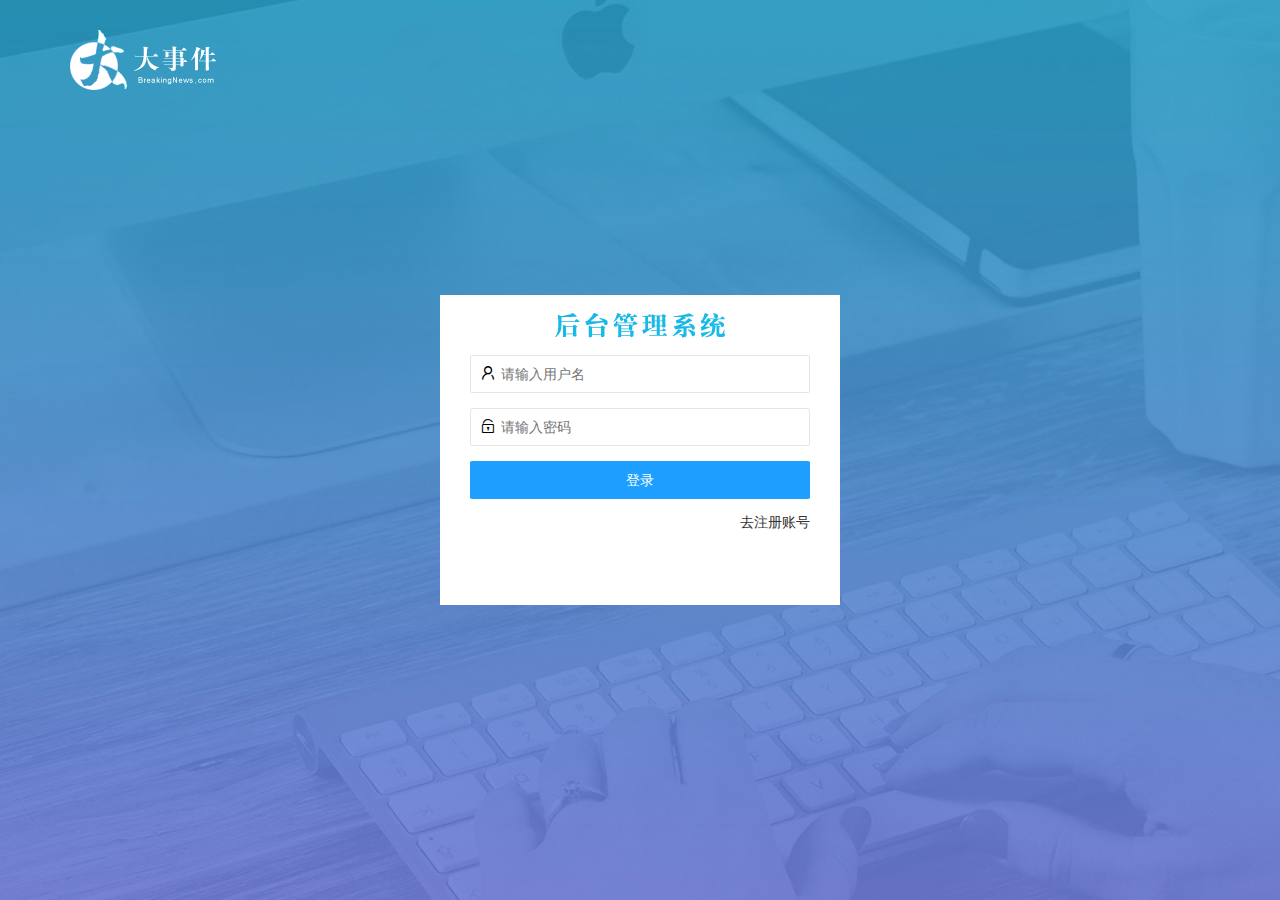
<file: home/index.html>
<!DOCTYPE html>
<html>
  <head>
    <meta charset="utf-8" />
    <meta
      name="viewport"
      content="width=device-width, initial-scale=1, maximum-scale=1"
    />
    <title>大事件-后台首页</title>
    <script>
      if (!localStorage.getItem('token')) {
        location.href = '/home/login.html'
      }
    </script>
    <link rel="stylesheet" href="/assets/lib/layui/css/layui.css" />
    <link rel="stylesheet" href="/assets/fonts/iconfont.css" />
    <link rel="stylesheet" href="/assets/css/index.css" />
  </head>
  <body class="layui-layout-body">
    <div class="layui-layout layui-layout-admin">
      <div class="layui-header">
        <div class="layui-logo">
          <img src="/assets/images/logo.png" alt="" />
        </div>
        <!-- 头部区域（可配合layui已有的水平导航） -->
        <ul class="layui-nav layui-layout-right">
          <li class="layui-nav-item">
            <a href="javascript:;">
              <img src="http://t.cn/RCzsdCq" class="layui-nav-img" />
              <!-- 文字头像 -->
              <span class="text_avataar">A</span>
              个人中心
            </a>
            <dl class="layui-nav-child">
              <dd><a href="/user/user_info.html" target="box">基本资料</a></dd>
              <dd>
                <a href="/user/user.avatar.html" target="box">更换头像</a>
              </dd>
              <dd><a href="/user/user_pwd.html" target="box">重置密码</a></dd>
            </dl>
          </li>
          <li class="layui-nav-item">
            <a href="javascript:;" id="logoutBtn"
              ><span class="iconfont icon-tuichu"></span>退出</a
            >
          </li>
        </ul>
      </div>

      <div class="layui-side layui-bg-black">
        <div class="layui-side-scroll">
          <!-- 左侧导航区域（可配合layui已有的垂直导航） -->
          <div class="userinfo">
            <img src="http://t.cn/RCzsdCq" class="layui-nav-img" />
            <!-- 文字头像 -->
            <span class="text_avataar">A</span>
            <!-- 欢迎词 -->
            <span id="welcome">欢迎 abc</span>
          </div>
          <ul
            class="layui-nav layui-nav-tree"
            lay-filter="test"
            lay-shrink="all"
          >
            <li class="layui-nav-item layui-this">
              <a href="/home/dashboard.html" target="box"
                ><span class="iconfont icon-home"></span>首页</a
              >
            </li>
            <li class="layui-nav-item">
              <a class="" href="javascript:;"
                ><span class="iconfont icon-16"></span>文章管理</a
              >
              <dl class="layui-nav-child">
                <dd>
                  <a href="/article/art_cate.html" target="box"
                    ><i class="layui-icon layui-icon-app"></i> 文章类别</a
                  >
                </dd>
                <dd>
                  <a href="/article/art_list.html" target="box"
                    ><i class="layui-icon layui-icon-app"></i> 文章列表</a
                  >
                </dd>
                <dd>
                  <a href="/article/art_pub.html" target="box"
                    ><i class="layui-icon layui-icon-app"></i> 发布文章</a
                  >
                </dd>
              </dl>
            </li>
            <li class="layui-nav-item">
              <a href="javascript:;"
                ><span class="iconfont icon-user"></span>个人中心</a
              >
              <dl class="layui-nav-child">
                <dd>
                  <a href="/user/user_info.html" target="box"
                    ><i class="layui-icon layui-icon-app"></i> 基本资料</a
                  >
                </dd>
                <dd>
                  <a href="/user/user.avatar.html" target="box"
                    ><i class="layui-icon layui-icon-app"></i> 更换头像</a
                  >
                </dd>
                <dd>
                  <a href="/user/user_pwd.html" target="box"
                    ><i class="layui-icon layui-icon-app"></i> 重置密码</a
                  >
                </dd>
              </dl>
            </li>
          </ul>
        </div>
      </div>

      <div class="layui-body">
        <!-- 内容主体区域 -->
        <iframe src="/home/dashboard.html" frameborder="0" name="box"></iframe>
      </div>

      <div class="layui-footer">
        <!-- 底部固定区域 -->
        © www.itheima.com - 黑马程序员
      </div>
    </div>
    <script src="/assets/lib/layui/layui.all.js"></script>
    <script src="/assets/lib/axios.min.js"></script>
    <script src="/assets/lib/jquery.js"></script>
    <script src="/assets/js/ajaxBase.js"></script>
    <script src="/assets/js/index.js"></script>
  </body>
</html>
</file>
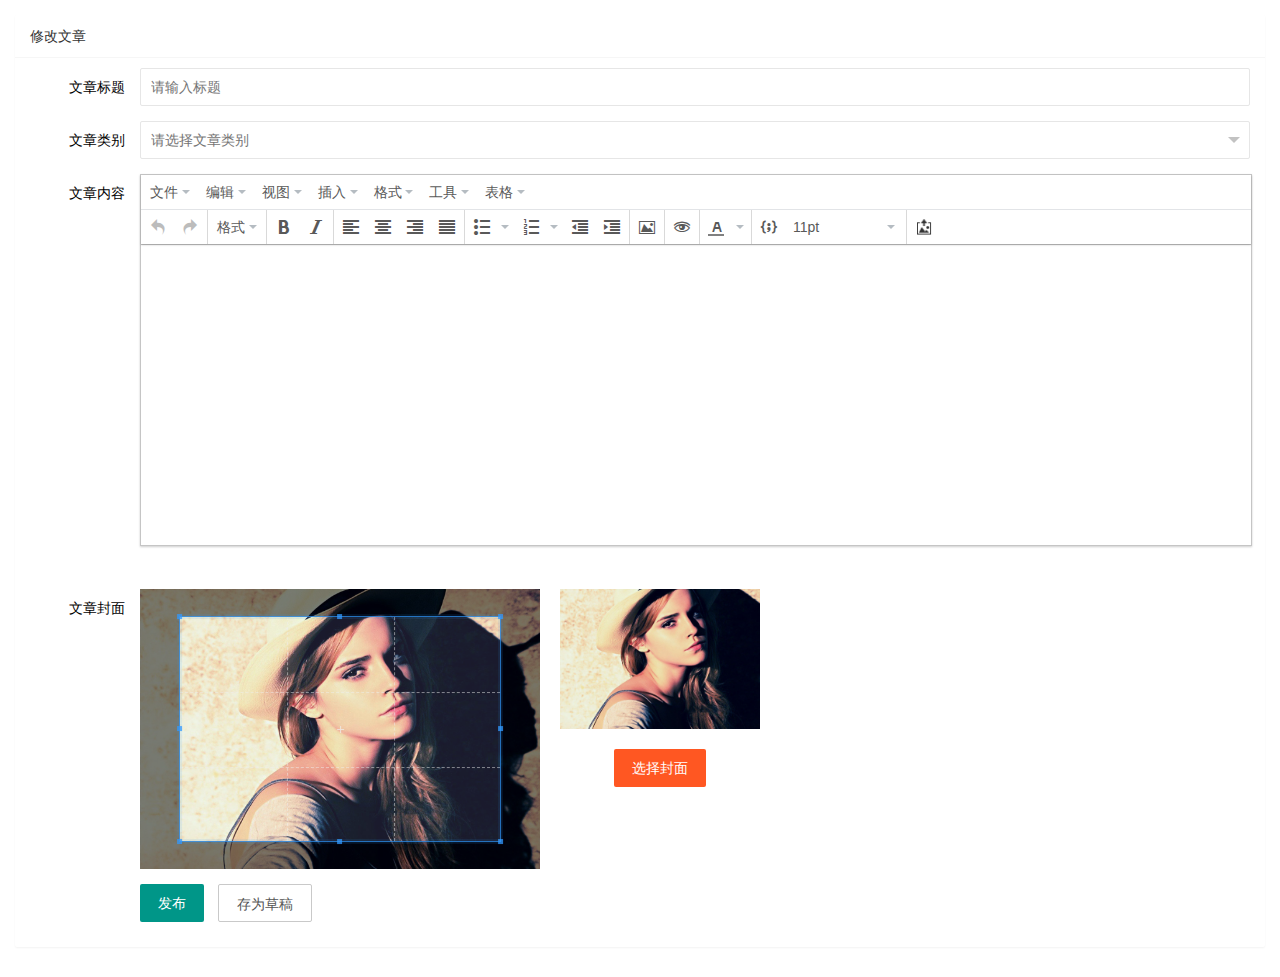
<file: article/art_edit.html>
<!DOCTYPE html>
<html lang="en">
  <head>
    <meta charset="UTF-8" />
    <meta name="viewport" content="width=device-width, initial-scale=1.0" />
    <title>Document</title>
    <link rel="stylesheet" href="/assets/lib/layui/css/layui.css" />
    <link rel="stylesheet" href="/assets/lib/cropper/cropper.css" />
    <link rel="stylesheet" href="/assets/css/article/art_edit.css" />
  </head>
  <body>
    <div class="layui-card">
      <div class="layui-card-header">修改文章</div>
      <div class="layui-card-body">
        <form class="layui-form" action="" id="addArticle">
          <div class="layui-form-item">
            <label class="layui-form-label">文章标题</label>
            <div class="layui-input-block">
              <input
                type="text"
                name="title"
                required
                lay-verify="required"
                placeholder="请输入标题"
                autocomplete="off"
                class="layui-input"
              />
            </div>
          </div>
          <div class="layui-form-item">
            <label class="layui-form-label">文章类别</label>
            <div class="layui-input-block">
              <select id="cateSelect" name="cate_id" lay-verify="required">
                <option value="">请选择文章类别</option>
              </select>
            </div>
          </div>

          <!-- 富文本编辑器 -->
          <div class="layui-form-item">
            <!-- 左侧的 label -->
            <label class="layui-form-label">文章内容</label>
            <!-- 为富文本编辑器外部的容器设置高度 -->
            <div class="layui-input-block" style="height: 400px">
              <!-- 重要：将来这个 textarea 会被初始化为富文本编辑器 -->
              <textarea name="content"></textarea>
            </div>
          </div>

          <!-- 封面 -->
          <div class="layui-form-item">
            <!-- 左侧的 label -->
            <label class="layui-form-label">文章封面</label>
            <!-- 选择封面区域 -->
            <div class="layui-input-block cover-box">
              <!-- 左侧裁剪区域 -->
              <div class="cover-left">
                <img id="image" src="/assets/images/sample2.jpg" alt="" />
              </div>
              <!-- 右侧预览区域和选择封面区域 -->
              <div class="cover-right">
                <!-- 预览的区域 -->
                <div class="img-preview"></div>
                <!-- 选择封面按钮 -->
                <input
                  id="file"
                  type="file"
                  class="layui-hide"
                  accept="image/*"
                />
                <button
                  type="button"
                  id="chooseImg"
                  class="layui-btn layui-btn-danger"
                >
                  选择封面
                </button>
              </div>
            </div>
          </div>
          <div class="layui-form-item">
            <div class="layui-input-block">
              <button
                id="btn1"
                class="layui-btn"
                lay-submit
                lay-filter="formDemo"
              >
                发布
              </button>
              <button
                id="btn2"
                class="layui-btn layui-btn-primary"
                lay-submit
                lay-filter="formDemo"
              >
                存为草稿
              </button>
            </div>
          </div>
        </form>
      </div>
    </div>

    <script src="/assets/lib/layui/layui.all.js"></script>
    <script src="/assets/lib/jquery.js"></script>
    <script src="/assets/lib/axios.min.js"></script>
    <script src="/assets/lib/template-web.js"></script>
    <script src="/assets/js/ajaxBase.js"></script>
    <script src="/assets/lib/tinymce/tinymce.min.js"></script>
    <script src="/assets/lib/tinymce/tinymce_setup.js"></script>
    <script src="/assets/lib/cropper/Cropper.js"></script>
    <script src="/assets/lib/cropper/jquery-cropper.js"></script>
    <script src="/assets/js/article/art_edit.js"></script>
  </body>
</html>
</file>
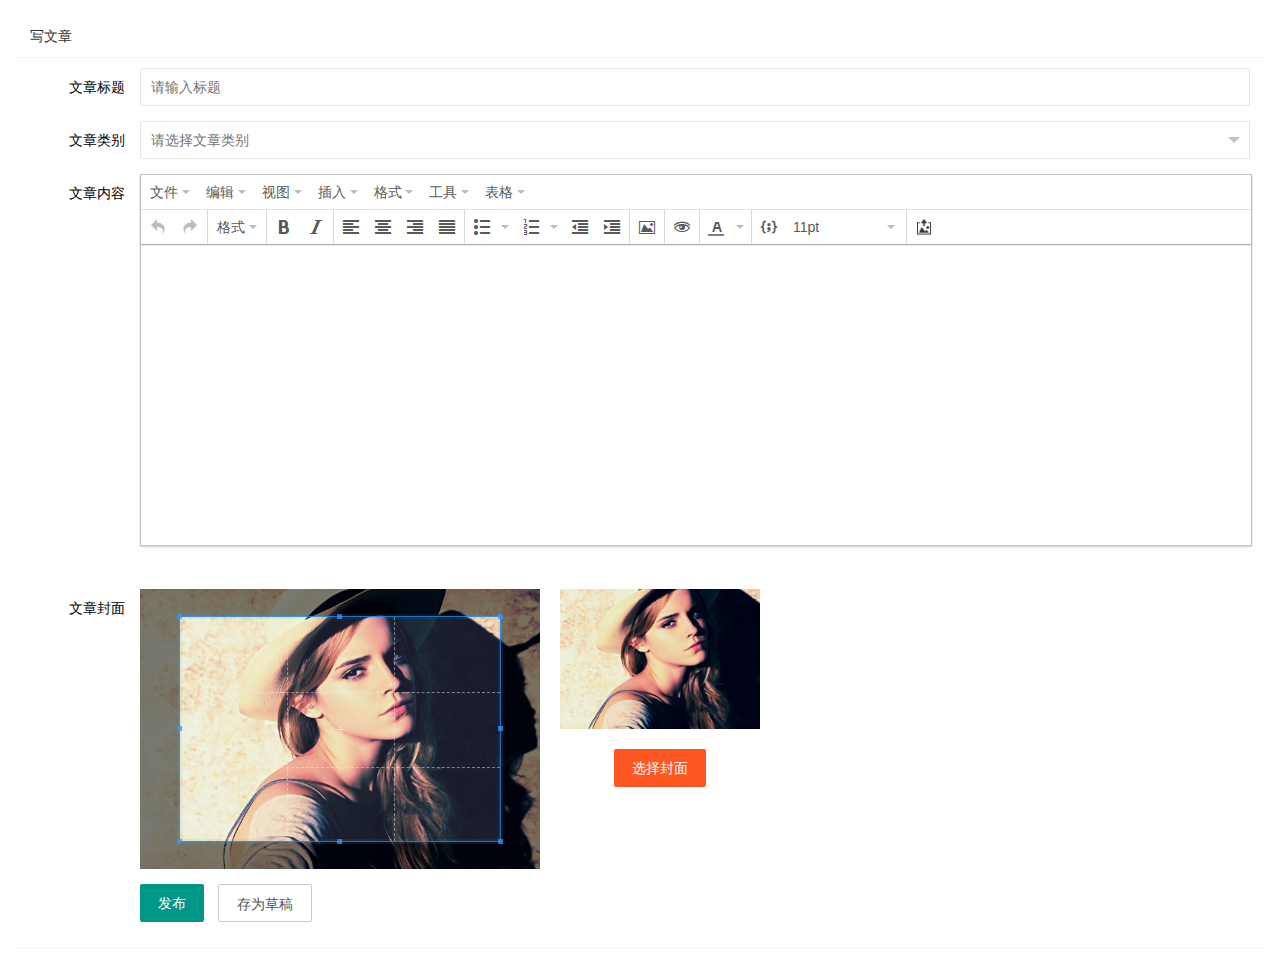
<file: article/art_pub.html>
<!DOCTYPE html>
<html lang="en">
  <head>
    <meta charset="UTF-8" />
    <meta name="viewport" content="width=device-width, initial-scale=1.0" />
    <title>Document</title>
    <link rel="stylesheet" href="/assets/lib/layui/css/layui.css" />
    <link rel="stylesheet" href="/assets/lib/cropper/cropper.css" />
    <link rel="stylesheet" href="/assets/css/article/art_pub.css" />
  </head>
  <body>
    <div class="layui-card">
      <div class="layui-card-header">写文章</div>
      <div class="layui-card-body">
        <form class="layui-form" action="">
          <div class="layui-form-item">
            <label class="layui-form-label">文章标题</label>
            <div class="layui-input-block">
              <input
                type="text"
                name="title"
                required
                lay-verify="required"
                placeholder="请输入标题"
                autocomplete="off"
                class="layui-input"
              />
            </div>
          </div>
          <div class="layui-form-item">
            <label class="layui-form-label">文章类别</label>
            <div class="layui-input-block">
              <select id="cateSelect" name="cate_id" lay-verify="required">
                <option value="">请选择文章类别</option>
              </select>
            </div>
          </div>

          <!-- 富文本编辑器 -->
          <div class="layui-form-item">
            <!-- 左侧的 label -->
            <label class="layui-form-label">文章内容</label>
            <!-- 为富文本编辑器外部的容器设置高度 -->
            <div class="layui-input-block" style="height: 400px">
              <!-- 重要：将来这个 textarea 会被初始化为富文本编辑器 -->
              <textarea name="content"></textarea>
            </div>
          </div>

          <!-- 封面 -->
          <div class="layui-form-item">
            <!-- 左侧的 label -->
            <label class="layui-form-label">文章封面</label>
            <!-- 选择封面区域 -->
            <div class="layui-input-block cover-box">
              <!-- 左侧裁剪区域 -->
              <div class="cover-left">
                <img id="image" src="/assets/images/sample2.jpg" alt="" />
              </div>
              <!-- 右侧预览区域和选择封面区域 -->
              <div class="cover-right">
                <!-- 预览的区域 -->
                <div class="img-preview"></div>
                <!-- 选择封面按钮 -->
                <input
                  id="file"
                  type="file"
                  class="layui-hide"
                  accept="image/*"
                />
                <button
                  type="button"
                  id="chooseImg"
                  class="layui-btn layui-btn-danger"
                >
                  选择封面
                </button>
              </div>
            </div>
          </div>
          <div class="layui-form-item">
            <div class="layui-input-block">
              <button
                id="btn1"
                class="layui-btn"
                lay-submit
                lay-filter="formDemo"
              >
                发布
              </button>
              <button
                id="btn2"
                class="layui-btn layui-btn-primary"
                lay-submit
                lay-filter="formDemo"
              >
                存为草稿
              </button>
            </div>
          </div>
        </form>
      </div>
    </div>

    <script src="/assets/lib/layui/layui.all.js"></script>
    <script src="/assets/lib/jquery.js"></script>
    <script src="/assets/lib/axios.min.js"></script>
    <script src="/assets/lib/template-web.js"></script>
    <script src="/assets/js/ajaxBase.js"></script>
    <script src="/assets/lib/tinymce/tinymce.min.js"></script>
    <script src="/assets/lib/tinymce/tinymce_setup.js"></script>
    <script src="/assets/lib/cropper/Cropper.js"></script>
    <script src="/assets/lib/cropper/jquery-cropper.js"></script>
    <script src="/assets/js/article/art_pub.js"></script>
  </body>
</html>
</file>
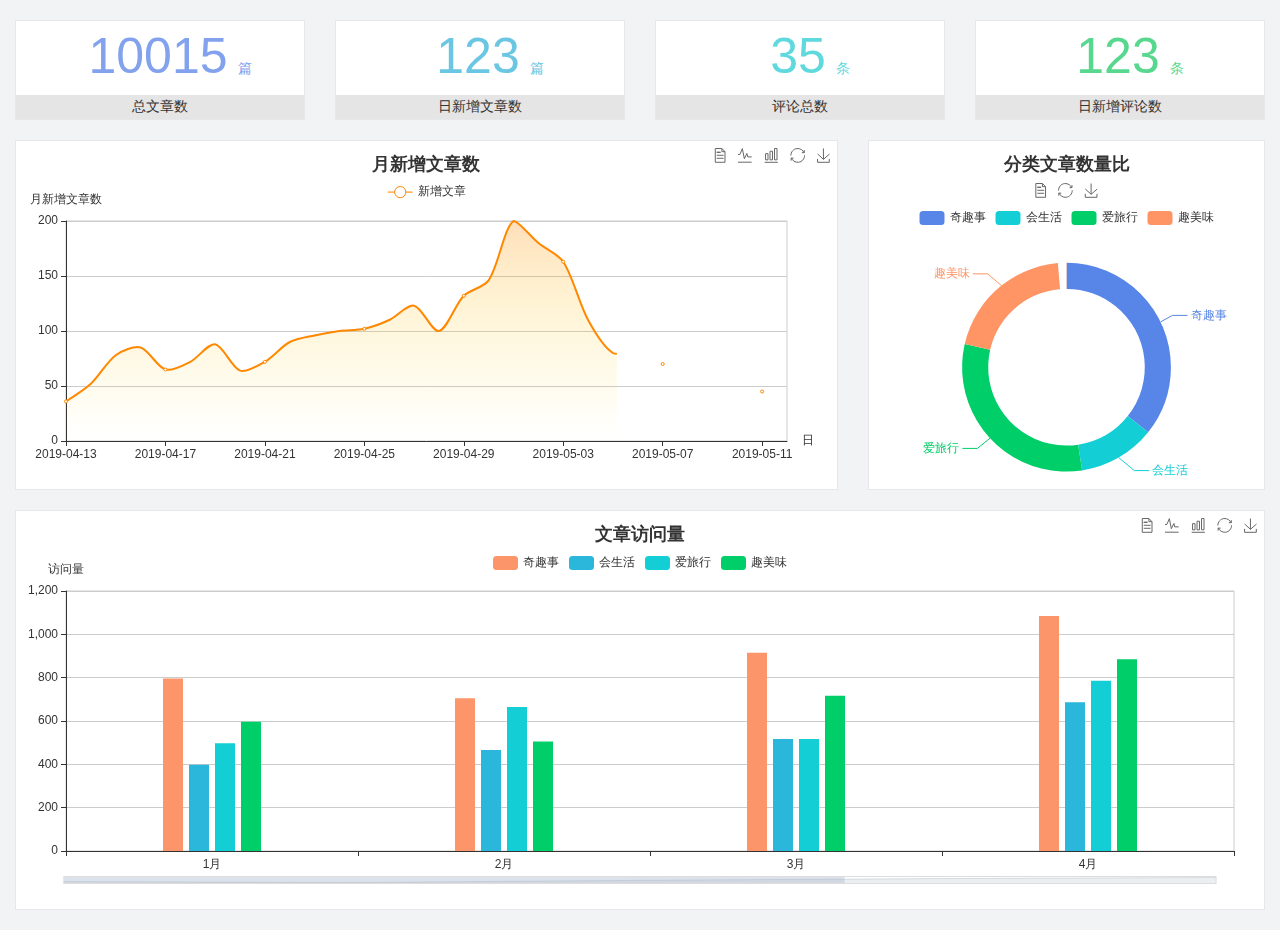
<file: home/dashboard.html>
<!DOCTYPE html>
<html lang="en">
  <head>
    <meta charset="UTF-8" />
    <meta name="viewport" content="width=device-width, initial-scale=1.0" />
    <meta http-equiv="X-UA-Compatible" content="ie=edge" />
    <title>图表统计</title>
    <link rel="stylesheet" href="/assets/lib/bootstrap.css" />
    <link rel="stylesheet" href="/assets/lib/main.css" />
    <script src="/assets/lib/jquery.js"></script>
    <script type="text/javascript" src="/assets/lib/echarts.min.js"></script>
  </head>

  <body>
    <div class="container-fluid">
      <div class="row spannel_list">
        <div class="col-sm-3 col-xs-6">
          <div class="spannel">
            <em>10015</em><span>篇</span>
            <b>总文章数</b>
          </div>
        </div>
        <div class="col-sm-3 col-xs-6">
          <div class="spannel scolor01">
            <em>123</em><span>篇</span>
            <b>日新增文章数</b>
          </div>
        </div>
        <div class="col-sm-3 col-xs-6">
          <div class="spannel scolor02">
            <em>35</em><span>条</span>
            <b>评论总数</b>
          </div>
        </div>
        <div class="col-sm-3 col-xs-6">
          <div class="spannel scolor03">
            <em>123</em><span>条</span>
            <b>日新增评论数</b>
          </div>
        </div>
      </div>
    </div>

    <div class="container-fluid">
      <div class="row curve-pie">
        <div class="col-lg-8 col-md-8">
          <div class="gragh_pannel" id="curve_show"></div>
        </div>
        <div class="col-lg-4 col-md-4">
          <div class="gragh_pannel" id="pie_show"></div>
        </div>
      </div>
    </div>

    <div class="container-fluid">
      <div class="column_pannel" id="column_show"></div>
    </div>

    <script>
      var oChart = echarts.init(document.getElementById('curve_show'))
      var aList_all = [
        { count: 36, date: '2019-04-13' },
        { count: 52, date: '2019-04-14' },
        { count: 78, date: '2019-04-15' },
        { count: 85, date: '2019-04-16' },
        { count: 65, date: '2019-04-17' },
        { count: 72, date: '2019-04-18' },
        { count: 88, date: '2019-04-19' },
        { count: 64, date: '2019-04-20' },
        { count: 72, date: '2019-04-21' },
        { count: 90, date: '2019-04-22' },
        { count: 96, date: '2019-04-23' },
        { count: 100, date: '2019-04-24' },
        { count: 102, date: '2019-04-25' },
        { count: 110, date: '2019-04-26' },
        { count: 123, date: '2019-04-27' },
        { count: 100, date: '2019-04-28' },
        { count: 132, date: '2019-04-29' },
        { count: 146, date: '2019-04-30' },
        { count: 200, date: '2019-05-01' },
        { count: 180, date: '2019-05-02' },
        { count: 163, date: '2019-05-03' },
        { count: 110, date: '2019-05-04' },
        { count: 80, date: '2019-05-05' },
        { count: 82, date: '2019-05-06' },
        { count: 70, date: '2019-05-07' },
        { count: 65, date: '2019-05-08' },
        { count: 54, date: '2019-05-09' },
        { count: 40, date: '2019-05-10' },
        { count: 45, date: '2019-05-11' },
        { count: 38, date: '2019-05-12' },
      ]

      let aCount = []
      let aDate = []

      for (var i = 0; i < aList_all.length; i++) {
        aCount.push(aList_all[i].count)
        aDate.push(aList_all[i].date)
      }

      var chartopt = {
        title: {
          text: '月新增文章数',
          left: 'center',
          top: '10',
        },
        tooltip: {
          trigger: 'axis',
        },
        legend: {
          data: ['新增文章'],
          top: '40',
        },
        toolbox: {
          show: true,
          feature: {
            mark: { show: true },
            dataView: { show: true, readOnly: false },
            magicType: { show: true, type: ['line', 'bar'] },
            restore: { show: true },
            saveAsImage: { show: true },
          },
        },
        calculable: true,
        xAxis: [
          {
            name: '日',
            type: 'category',
            boundaryGap: false,
            data: aDate,
          },
        ],
        yAxis: [
          {
            name: '月新增文章数',
            type: 'value',
          },
        ],
        series: [
          {
            name: '新增文章',
            type: 'line',
            smooth: true,
            itemStyle: {
              normal: { areaStyle: { type: 'default' }, color: '#f80' },
              lineStyle: { color: '#f80' },
            },
            data: aCount,
          },
        ],
        areaStyle: {
          normal: {
            color: new echarts.graphic.LinearGradient(0, 0, 0, 1, [
              {
                offset: 0,
                color: 'rgba(255,136,0,0.39)',
              },
              {
                offset: 0.34,
                color: 'rgba(255,180,0,0.25)',
              },
              {
                offset: 1,
                color: 'rgba(255,222,0,0.00)',
              },
            ]),
          },
        },
        grid: {
          show: true,
          x: 50,
          x2: 50,
          y: 80,
          height: 220,
        },
      }

      oChart.setOption(chartopt)

      var oPie = echarts.init(document.getElementById('pie_show'))
      var oPieopt = {
        title: {
          top: 10,
          text: '分类文章数量比',
          x: 'center',
        },
        tooltip: {
          trigger: 'item',
          formatter: '{a} <br/>{b} : {c} ({d}%)',
        },
        color: ['#5885e8', '#13cfd5', '#00ce68', '#ff9565'],
        legend: {
          x: 'center',
          top: 65,
          data: ['奇趣事', '会生活', '爱旅行', '趣美味'],
        },
        toolbox: {
          show: true,
          x: 'center',
          top: 35,
          feature: {
            mark: { show: true },
            dataView: { show: true, readOnly: false },
            magicType: {
              show: true,
              type: ['pie', 'funnel'],
              option: {
                funnel: {
                  x: '25%',
                  width: '50%',
                  funnelAlign: 'left',
                  max: 1548,
                },
              },
            },
            restore: { show: true },
            saveAsImage: { show: true },
          },
        },
        calculable: true,
        series: [
          {
            name: '访问来源',
            type: 'pie',
            radius: ['45%', '60%'],
            center: ['50%', '65%'],
            data: [
              { value: 300, name: '奇趣事' },
              { value: 100, name: '会生活' },
              { value: 260, name: '爱旅行' },
              { value: 180, name: '趣美味' },
            ],
          },
        ],
      }
      oPie.setOption(oPieopt)

      var oColumn = this.echarts.init(document.getElementById('column_show'))
      var oColumnopt = {
        title: {
          text: '文章访问量',
          left: 'center',
          top: '10',
        },
        tooltip: {
          trigger: 'axis',
        },
        legend: {
          data: ['奇趣事', '会生活', '爱旅行', '趣美味'],
          top: '40',
        },
        toolbox: {
          show: true,
          feature: {
            mark: { show: true },
            dataView: { show: true, readOnly: false },
            magicType: { show: true, type: ['line', 'bar'] },
            restore: { show: true },
            saveAsImage: { show: true },
          },
        },
        calculable: true,
        xAxis: [
          {
            type: 'category',
            data: ['1月', '2月', '3月', '4月', '5月'],
          },
        ],
        yAxis: [
          {
            name: '访问量',
            type: 'value',
          },
        ],
        series: [
          {
            name: '奇趣事',
            type: 'bar',
            barWidth: 20,
            itemStyle: {
              normal: { areaStyle: { type: 'default' }, color: '#fd956a' },
            },
            data: [800, 708, 920, 1090, 1200],
          },
          {
            name: '会生活',
            type: 'bar',
            barWidth: 20,
            itemStyle: {
              normal: { areaStyle: { type: 'default' }, color: '#2bb6db' },
            },
            data: [400, 468, 520, 690, 800],
          },
          {
            name: '爱旅行',
            type: 'bar',
            barWidth: 20,
            itemStyle: {
              normal: { areaStyle: { type: 'default' }, color: '#13cfd5' },
            },
            data: [500, 668, 520, 790, 900],
          },
          {
            name: '趣美味',
            type: 'bar',
            barWidth: 20,
            itemStyle: {
              normal: { areaStyle: { type: 'default' }, color: '#00ce68' },
            },
            data: [600, 508, 720, 890, 1000],
          },
        ],
        grid: {
          show: true,
          x: 50,
          x2: 30,
          y: 80,
          height: 260,
        },
        dataZoom: [
          //给x轴设置滚动条
          {
            start: 0, //默认为0
            end: 100 - 1000 / 31, //默认为100
            type: 'slider',
            show: true,
            xAxisIndex: [0],
            handleSize: 0, //滑动条的 左右2个滑动条的大小
            height: 8, //组件高度
            left: 45, //左边的距离
            right: 50, //右边的距离
            bottom: 26, //右边的距离
            handleColor: '#ddd', //h滑动图标的颜色
            handleStyle: {
              borderColor: '#cacaca',
              borderWidth: '1',
              shadowBlur: 2,
              background: '#ddd',
              shadowColor: '#ddd',
            },
          },
        ],
      }
      oColumn.setOption(oColumnopt)
    </script>
  </body>
</html>
</file>
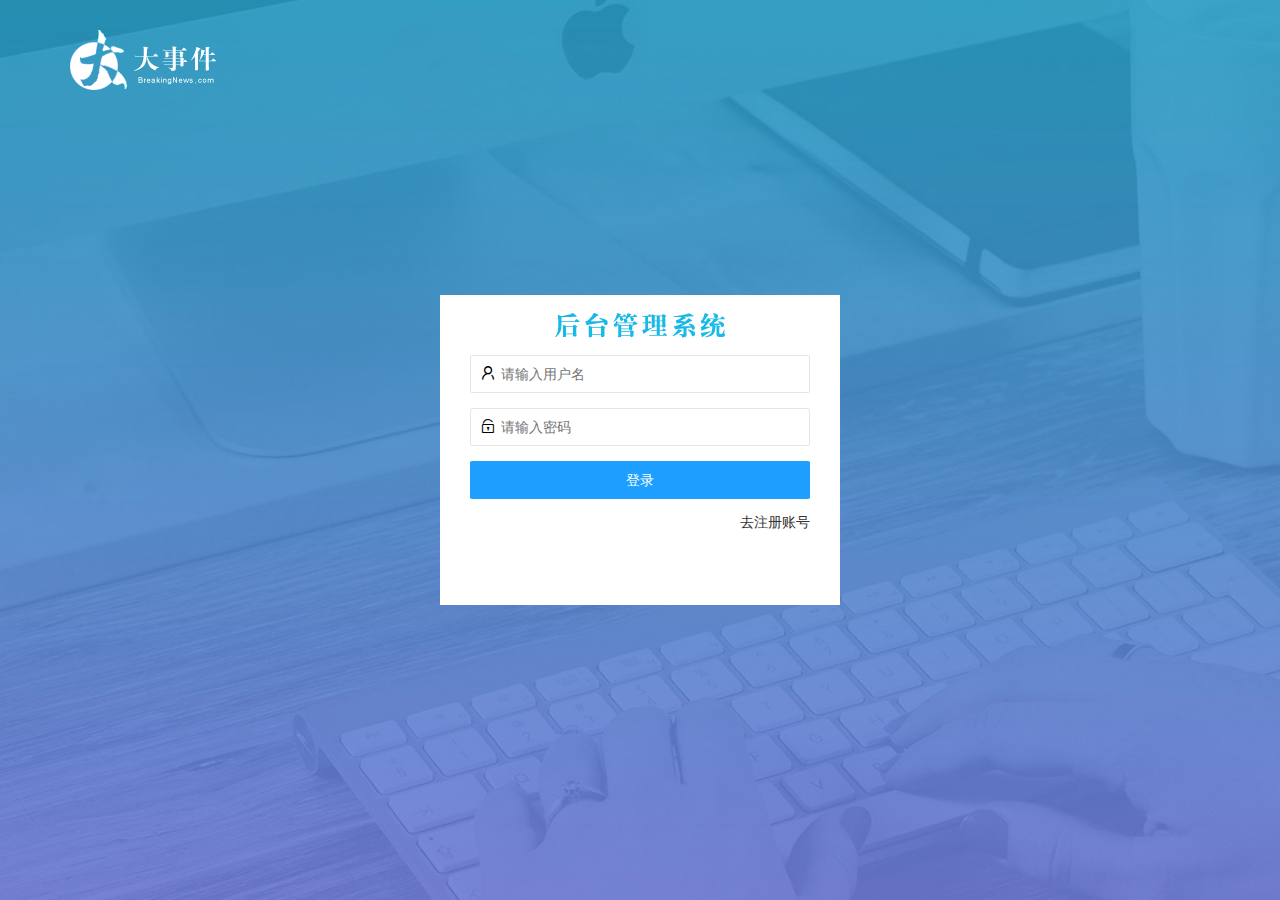
<file: home/login.html>
<!DOCTYPE html>
<html lang="en">
  <head>
    <meta charset="UTF-8" />
    <meta name="viewport" content="width=device-width, initial-scale=1.0" />
    <title>Document</title>
    <link rel="stylesheet" href="/assets/lib/layui/css/layui.css" />
    <link rel="stylesheet" href="/assets/css/login.css" />
  </head>
  <body>
    <!-- logo -->
    <div class="layui-main">
      <img src="/assets/images/logo.png" alt="" />
    </div>
    <!-- 登录注册框 -->
    <div class="loginAndRegi">
      <div class="title"></div>
      <!-- 登录 -->
      <div class="loginBox">
        <form class="layui-form" action="">
          <div class="layui-form-item">
            <i class="layui-icon layui-icon-username"></i>
            <input
              type="text"
              name="username"
              required
              lay-verify="required"
              placeholder="请输入用户名"
              autocomplete="off"
              class="layui-input"
            />
          </div>
          <div class="layui-form-item">
            <i class="layui-icon layui-icon-password"></i>
            <input
              type="password"
              name="password"
              required
              lay-verify="required|pass"
              placeholder="请输入密码"
              autocomplete="off"
              class="layui-input"
            />
          </div>
          <div class="layui-form-item">
            <button
              class="layui-btn layui-btn-normal layui-btn-fluid"
              lay-submit
              lay-filter="formDemo"
            >
              登录
            </button>
          </div>
          <a id="gotoRegi" href="javascript:;">去注册账号</a>
        </form>
      </div>
      <!-- 注册 -->
      <div class="regiBox">
        <form class="layui-form" action="">
          <div class="layui-form-item">
            <i class="layui-icon layui-icon-username"></i>
            <input
              type="text"
              name="username"
              required
              lay-verify="required"
              placeholder="请输入用户名"
              autocomplete="off"
              class="layui-input"
            />
          </div>
          <div class="layui-form-item">
            <i class="layui-icon layui-icon-password"></i>
            <input
              type="password"
              name="password"
              required
              lay-verify="required|pass"
              placeholder="请输入密码"
              autocomplete="off"
              class="layui-input"
            />
          </div>
          <div class="layui-form-item">
            <i class="layui-icon layui-icon-password"></i>
            <input
              type="password"
              name="repassword"
              required
              lay-verify="required|pass|repass"
              placeholder="再次确认密码"
              autocomplete="off"
              class="layui-input"
            />
          </div>
          <div class="layui-form-item">
            <button
              class="layui-btn layui-btn-normal layui-btn-fluid"
              lay-submit
              lay-filter="formDemo"
            >
              注册
            </button>
          </div>
          <a id="gotoLogin" href="javascript:;">去登录</a>
        </form>
      </div>
    </div>
    <script src="/assets/lib/jquery.js"></script>
    <script src="/assets/lib/layui/layui.all.js"></script>
    <script src="/assets/lib/axios.min.js"></script>
    <script src="/assets/js/ajaxBase.js"></script>
    <script src="/assets/js/login.js"></script>
  </body>
</html>
</file>
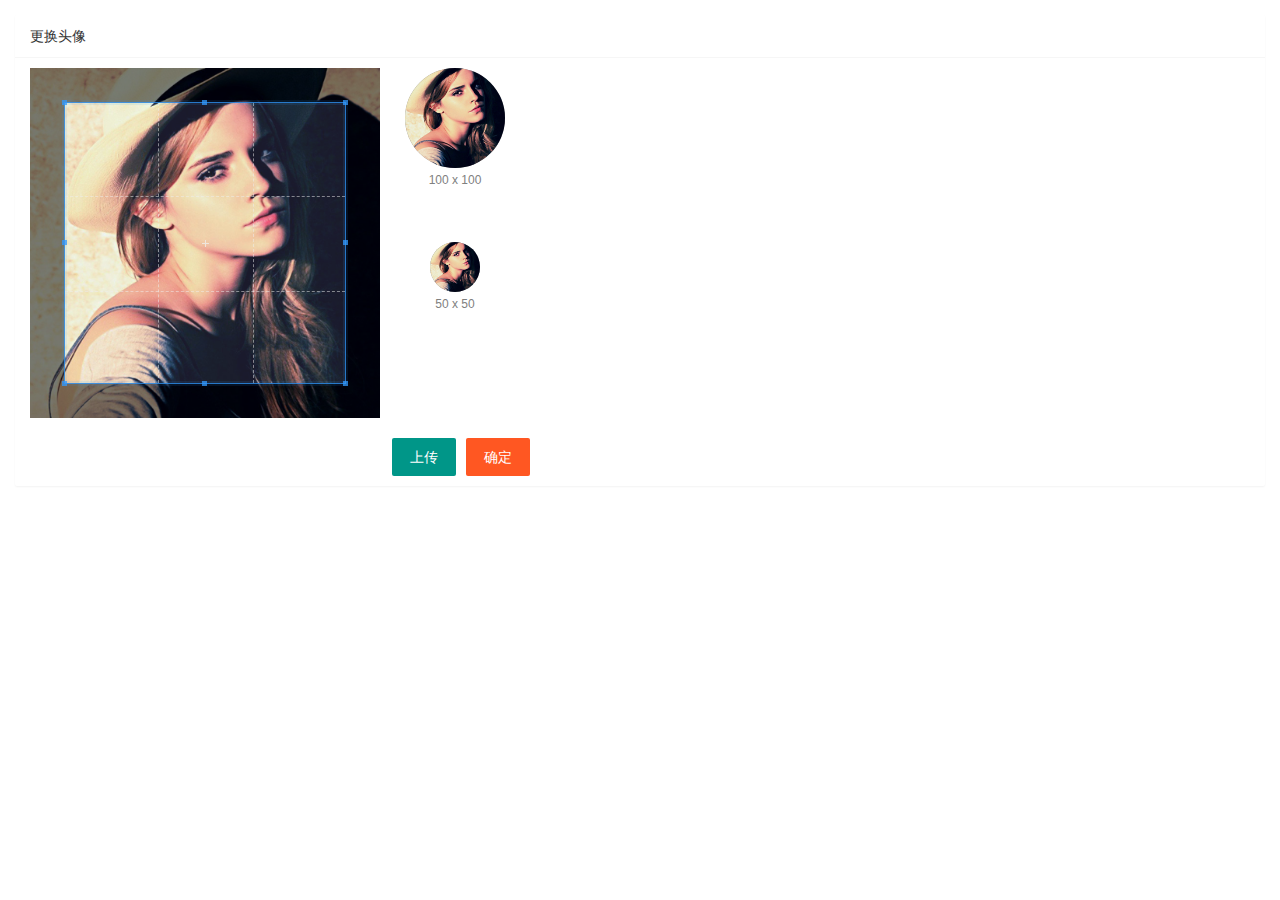
<file: user/user.avatar.html>
<!DOCTYPE html>
<html lang="en">
  <head>
    <meta charset="UTF-8" />
    <meta name="viewport" content="width=device-width, initial-scale=1.0" />
    <title>Document</title>
    <link rel="stylesheet" href="/assets/lib/layui/css/layui.css" />
    <link rel="stylesheet" href="/assets/lib/cropper/cropper.css" />
    <link rel="stylesheet" href="/assets/css/user/user_avatar.css" />
  </head>
  <body>
    <div class="layui-card">
      <div class="layui-card-header">更换头像</div>
      <div class="layui-card-body">
        <!-- 第一行的图片裁剪和预览区域 -->
        <div class="row1">
          <!-- 图片裁剪区域 -->
          <div class="cropper-box">
            <!-- 这个 img 标签很重要，将来会把它初始化为裁剪区域 -->
            <img id="image" src="/assets/images/sample.jpg" />
          </div>
          <!-- 图片的预览区域 -->
          <div class="preview-box">
            <div>
              <!-- 宽高为 100px 的预览区域 -->
              <div class="img-preview w100"></div>
              <p class="size">100 x 100</p>
            </div>
            <div>
              <!-- 宽高为 50px 的预览区域 -->
              <div class="img-preview w50"></div>
              <p class="size">50 x 50</p>
            </div>
          </div>
        </div>

        <!-- 第二行的按钮区域 -->
        <div class="row2">
          <!-- 加一个隐藏的文件域 -->
          <input type="file" id="file" style="display: none" accept="image/*" />
          <button type="button" id="chooseBtn" class="layui-btn">上传</button>
          <button type="button" id="sureBtn" class="layui-btn layui-btn-danger">
            确定
          </button>
        </div>
      </div>
    </div>
    <script src="/assets/lib/layui/layui.all.js"></script>
    <script src="/assets/lib/jquery.js"></script>
    <script src="/assets/lib/axios.min.js"></script>
    <script src="/assets/js/ajaxBase.js"></script>
    <script src="/assets/lib/cropper/Cropper.js"></script>
    <script src="/assets/lib/cropper/jquery-cropper.js"></script>
    <script src="/assets/js/user/user_avatar.js"></script>
  </body>
</html>
</file>
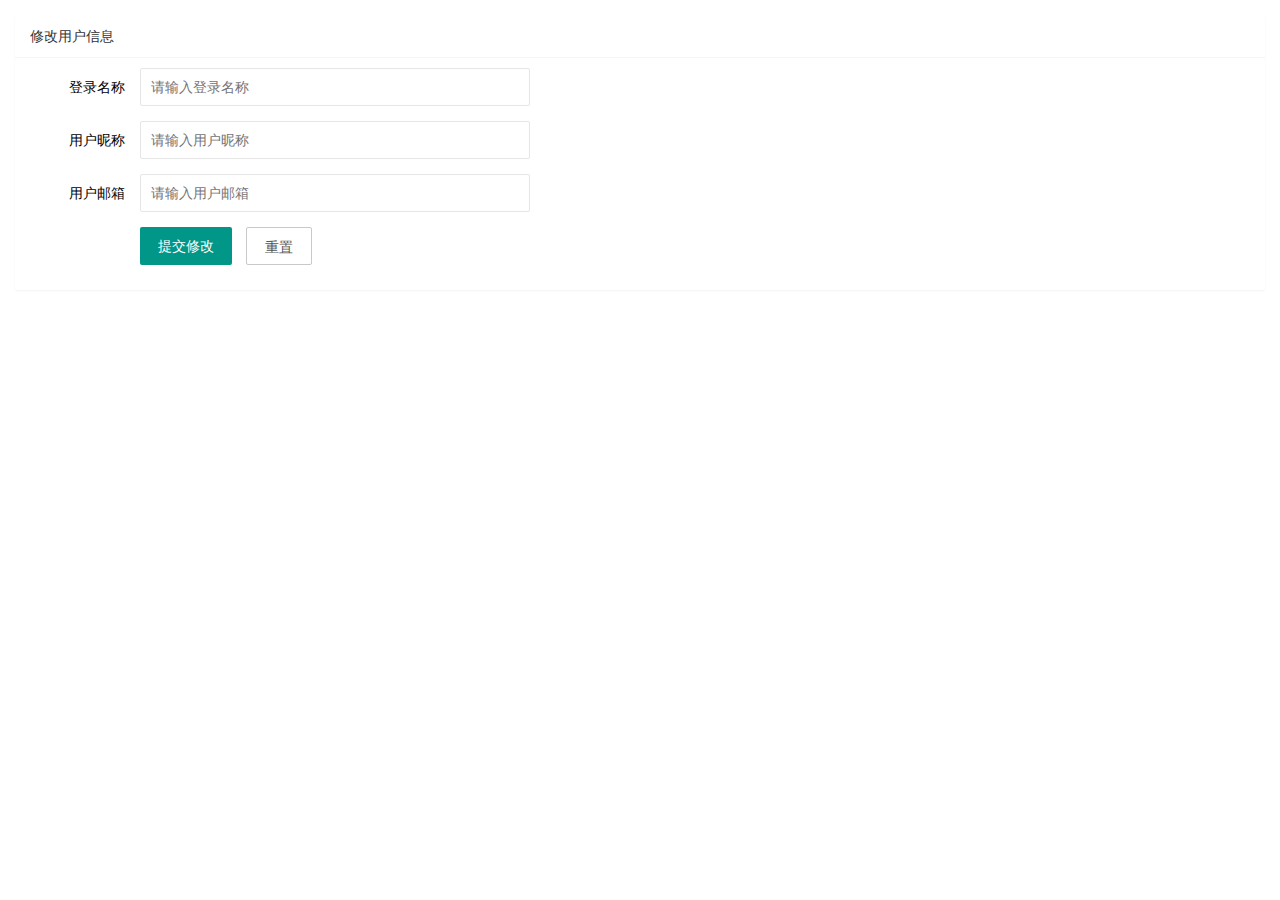
<file: user/user_info.html>
<!DOCTYPE html>
<html lang="en">
  <head>
    <meta charset="UTF-8" />
    <meta name="viewport" content="width=device-width, initial-scale=1.0" />
    <title>Document</title>
    <link rel="stylesheet" href="/assets/lib/layui/css/layui.css" />
    <link rel="stylesheet" href="/assets/css/user/user_info.css" />
  </head>
  <body>
    <div class="layui-card">
      <div class="layui-card-header">修改用户信息</div>
      <div class="layui-card-body">
        <form class="layui-form" lay-filter="form" id="form" action="">
          <div class="layui-form-item layui-hide">
            <label class="layui-form-label">用户的id</label>
            <div class="layui-input-block">
              <input
                readonly
                type="text"
                name="id"
                required
                lay-verify="required"
                placeholder="请输入登录名称"
                autocomplete="off"
                class="layui-input"
              />
            </div>
          </div>
          <div class="layui-form-item">
            <label class="layui-form-label">登录名称</label>
            <div class="layui-input-block">
              <input
                readonly
                type="text"
                name="username"
                required
                lay-verify="required"
                placeholder="请输入登录名称"
                autocomplete="off"
                class="layui-input"
              />
            </div>
          </div>
          <div class="layui-form-item">
            <label class="layui-form-label">用户昵称</label>
            <div class="layui-input-block">
              <input
                type="text"
                name="nickname"
                required
                lay-verify="required|nickname"
                placeholder="请输入用户昵称"
                autocomplete="off"
                class="layui-input"
              />
            </div>
          </div>
          <div class="layui-form-item">
            <label class="layui-form-label">用户邮箱</label>
            <div class="layui-input-block">
              <input
                type="text"
                name="email"
                required
                lay-verify="required|email"
                placeholder="请输入用户邮箱"
                autocomplete="off"
                class="layui-input"
              />
            </div>
          </div>
          <div class="layui-form-item">
            <div class="layui-input-block">
              <button class="layui-btn" lay-submit lay-filter="formDemo">
                提交修改
              </button>
              <button
                type="reset"
                id="resetBtn"
                class="layui-btn layui-btn-primary"
              >
                重置
              </button>
            </div>
          </div>
        </form>
      </div>
    </div>
    <script src="/assets/lib/layui/layui.all.js"></script>
    <script src="/assets/lib/jquery.js"></script>
    <script src="/assets/lib/axios.min.js"></script>
    <script src="/assets/js/ajaxBase.js"></script>
    <script src="/assets/js/user/user_info.js"></script>
  </body>
</html>
</file>
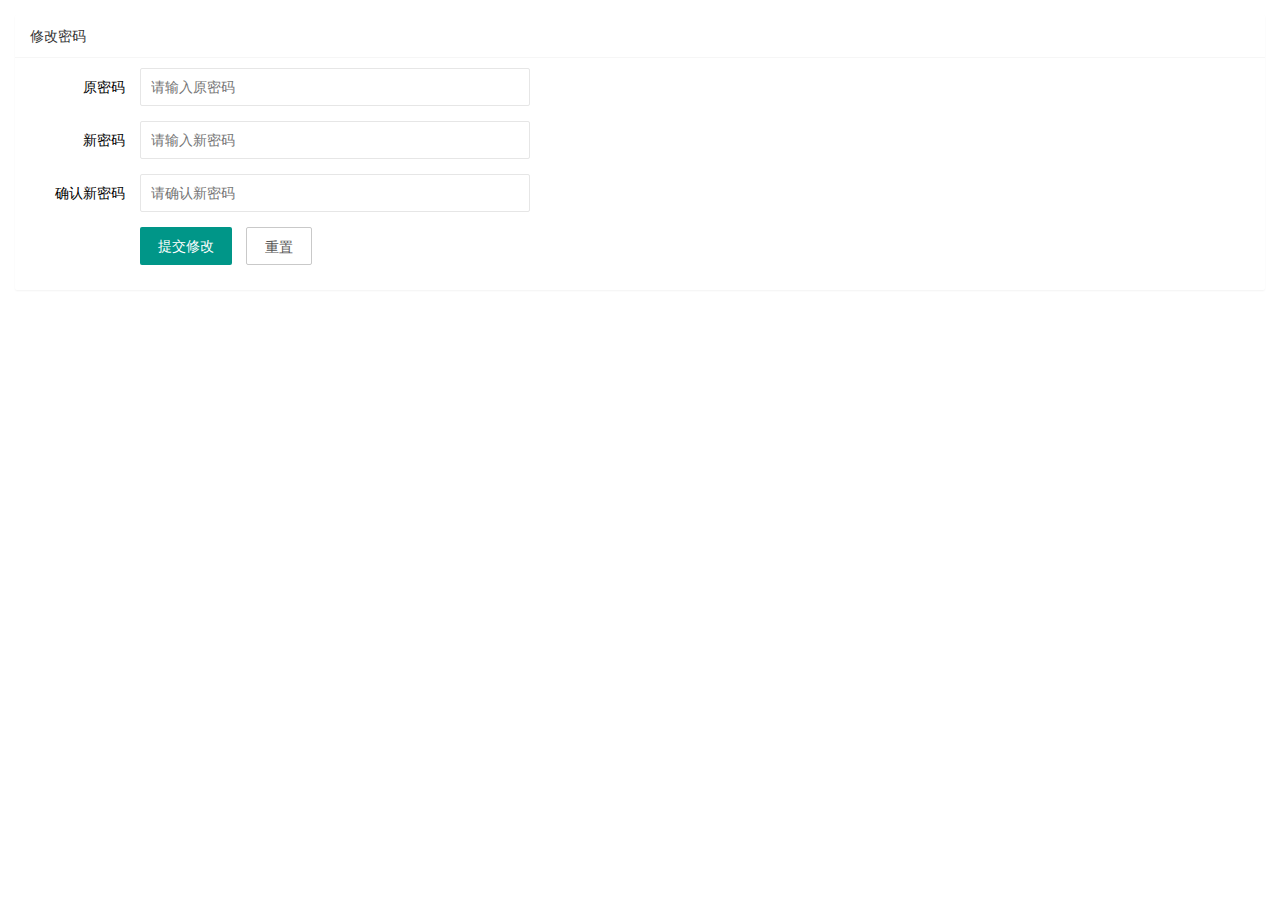
<file: user/user_pwd.html>
<!DOCTYPE html>
<html lang="en">
  <head>
    <meta charset="UTF-8" />
    <meta name="viewport" content="width=device-width, initial-scale=1.0" />
    <title>Document</title>
    <link rel="stylesheet" href="/assets/lib/layui/css/layui.css" />
    <link rel="stylesheet" href="/assets/css/user/user_pwd.css" />
  </head>
  <body>
    <div class="layui-card">
      <div class="layui-card-header">修改密码</div>
      <div class="layui-card-body">
        <form class="layui-form" lay-filter="form" id="form" action="">
          <div class="layui-form-item">
            <label class="layui-form-label">原密码</label>
            <div class="layui-input-block">
              <input
                type="password"
                name="oldPwd"
                required
                lay-verify="required|pass"
                placeholder="请输入原密码"
                autocomplete="off"
                class="layui-input"
              />
            </div>
          </div>
          <div class="layui-form-item">
            <label class="layui-form-label">新密码</label>
            <div class="layui-input-block">
              <input
                type="password"
                name="newPwd"
                required
                lay-verify="required|newPwd|pass"
                placeholder="请输入新密码"
                autocomplete="off"
                class="layui-input"
              />
            </div>
          </div>
          <div class="layui-form-item">
            <label class="layui-form-label">确认新密码</label>
            <div class="layui-input-block">
              <input
                type="password"
                name="renewPwd"
                required
                lay-verify="required|renewPwd|pass"
                placeholder="请确认新密码"
                autocomplete="off"
                class="layui-input"
              />
            </div>
          </div>
          <div class="layui-form-item">
            <div class="layui-input-block">
              <button class="layui-btn" lay-submit lay-filter="formDemo">
                提交修改
              </button>
              <button
                type="reset"
                id="resetBtn"
                class="layui-btn layui-btn-primary"
              >
                重置
              </button>
            </div>
          </div>
        </form>
      </div>
    </div>
    <script src="/assets/lib/layui/layui.all.js"></script>
    <script src="/assets/lib/jquery.js"></script>
    <script src="/assets/lib/axios.min.js"></script>
    <script src="/assets/js/ajaxBase.js"></script>
    <script src="/assets/js/user/user_pwd.js"></script>
  </body>
</html>
</file>
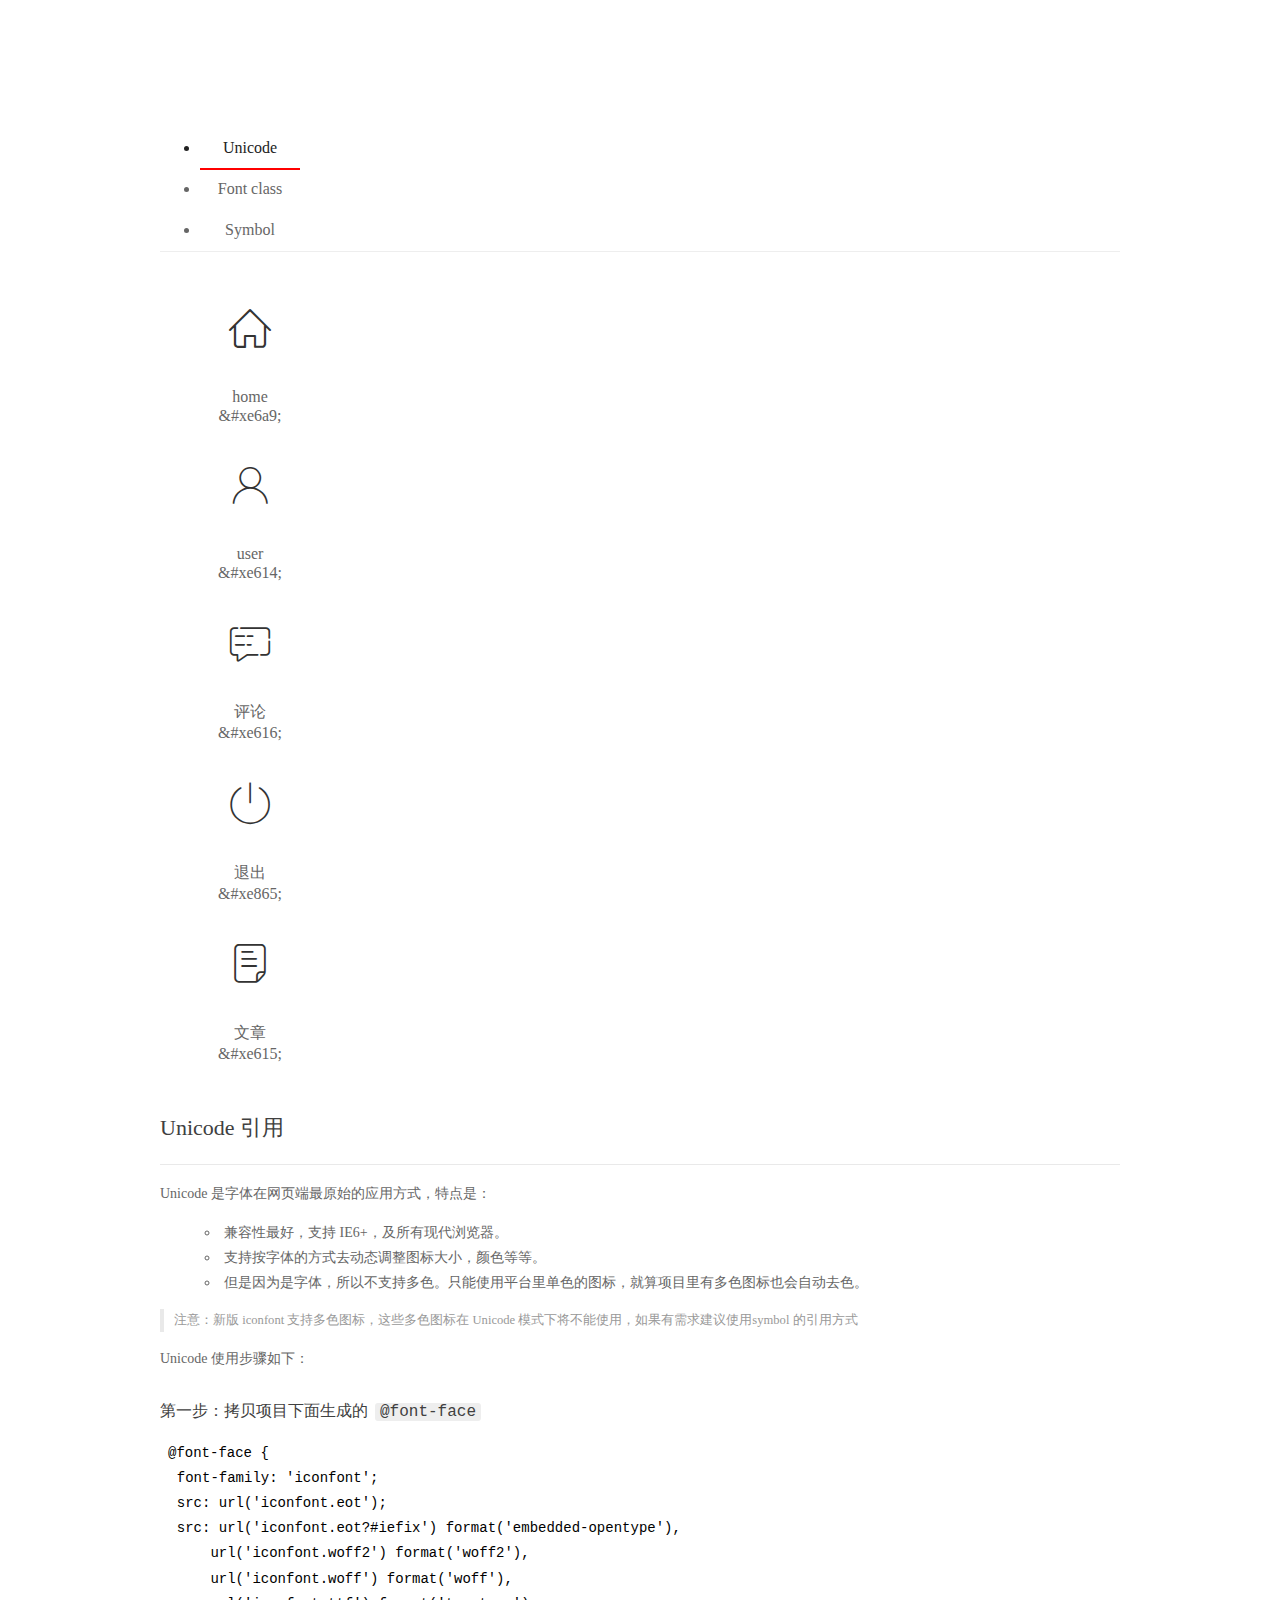
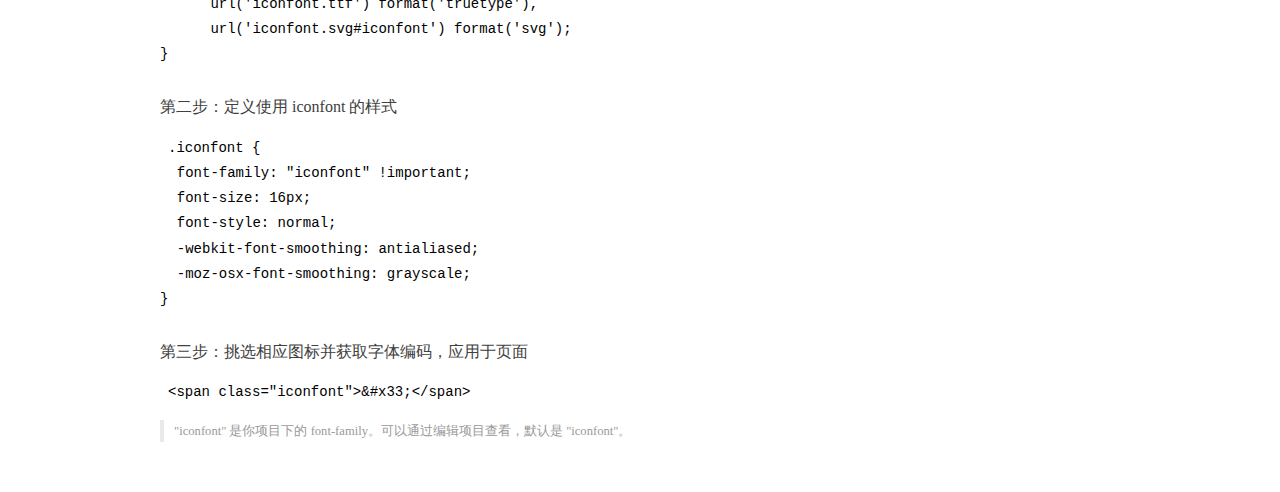
<file: assets/fonts/demo_index.html>
<!DOCTYPE html>
<html>
<head>
  <meta charset="utf-8"/>
  <title>IconFont Demo</title>
  <link rel="shortcut icon" href="https://gtms04.alicdn.com/tps/i4/TB1_oz6GVXXXXaFXpXXJDFnIXXX-64-64.ico" type="image/x-icon"/>
  <link rel="stylesheet" href="https://g.alicdn.com/thx/cube/1.3.2/cube.min.css">
  <link rel="stylesheet" href="demo.css">
  <link rel="stylesheet" href="iconfont.css">
  <script src="iconfont.js"></script>
  <!-- jQuery -->
  <script src="https://a1.alicdn.com/oss/uploads/2018/12/26/7bfddb60-08e8-11e9-9b04-53e73bb6408b.js"></script>
  <!-- 代码高亮 -->
  <script src="https://a1.alicdn.com/oss/uploads/2018/12/26/a3f714d0-08e6-11e9-8a15-ebf944d7534c.js"></script>
</head>
<body>
  <div class="main">
    <h1 class="logo"><a href="https://www.iconfont.cn/" title="iconfont 首页" target="_blank">&#xe86b;</a></h1>
    <div class="nav-tabs">
      <ul id="tabs" class="dib-box">
        <li class="dib active"><span>Unicode</span></li>
        <li class="dib"><span>Font class</span></li>
        <li class="dib"><span>Symbol</span></li>
      </ul>
      
    </div>
    <div class="tab-container">
      <div class="content unicode" style="display: block;">
          <ul class="icon_lists dib-box">
          
            <li class="dib">
              <span class="icon iconfont">&#xe6a9;</span>
                <div class="name">home</div>
                <div class="code-name">&amp;#xe6a9;</div>
              </li>
          
            <li class="dib">
              <span class="icon iconfont">&#xe614;</span>
                <div class="name">user</div>
                <div class="code-name">&amp;#xe614;</div>
              </li>
          
            <li class="dib">
              <span class="icon iconfont">&#xe616;</span>
                <div class="name">评论</div>
                <div class="code-name">&amp;#xe616;</div>
              </li>
          
            <li class="dib">
              <span class="icon iconfont">&#xe865;</span>
                <div class="name">退出</div>
                <div class="code-name">&amp;#xe865;</div>
              </li>
          
            <li class="dib">
              <span class="icon iconfont">&#xe615;</span>
                <div class="name">文章</div>
                <div class="code-name">&amp;#xe615;</div>
              </li>
          
          </ul>
          <div class="article markdown">
          <h2 id="unicode-">Unicode 引用</h2>
          <hr>

          <p>Unicode 是字体在网页端最原始的应用方式，特点是：</p>
          <ul>
            <li>兼容性最好，支持 IE6+，及所有现代浏览器。</li>
            <li>支持按字体的方式去动态调整图标大小，颜色等等。</li>
            <li>但是因为是字体，所以不支持多色。只能使用平台里单色的图标，就算项目里有多色图标也会自动去色。</li>
          </ul>
          <blockquote>
            <p>注意：新版 iconfont 支持多色图标，这些多色图标在 Unicode 模式下将不能使用，如果有需求建议使用symbol 的引用方式</p>
          </blockquote>
          <p>Unicode 使用步骤如下：</p>
          <h3 id="-font-face">第一步：拷贝项目下面生成的 <code>@font-face</code></h3>
<pre><code class="language-css"
>@font-face {
  font-family: 'iconfont';
  src: url('iconfont.eot');
  src: url('iconfont.eot?#iefix') format('embedded-opentype'),
      url('iconfont.woff2') format('woff2'),
      url('iconfont.woff') format('woff'),
      url('iconfont.ttf') format('truetype'),
      url('iconfont.svg#iconfont') format('svg');
}
</code></pre>
          <h3 id="-iconfont-">第二步：定义使用 iconfont 的样式</h3>
<pre><code class="language-css"
>.iconfont {
  font-family: "iconfont" !important;
  font-size: 16px;
  font-style: normal;
  -webkit-font-smoothing: antialiased;
  -moz-osx-font-smoothing: grayscale;
}
</code></pre>
          <h3 id="-">第三步：挑选相应图标并获取字体编码，应用于页面</h3>
<pre>
<code class="language-html"
>&lt;span class="iconfont"&gt;&amp;#x33;&lt;/span&gt;
</code></pre>
          <blockquote>
            <p>"iconfont" 是你项目下的 font-family。可以通过编辑项目查看，默认是 "iconfont"。</p>
          </blockquote>
          </div>
      </div>
      <div class="content font-class">
        <ul class="icon_lists dib-box">
          
          <li class="dib">
            <span class="icon iconfont icon-home"></span>
            <div class="name">
              home
            </div>
            <div class="code-name">.icon-home
            </div>
          </li>
          
          <li class="dib">
            <span class="icon iconfont icon-user"></span>
            <div class="name">
              user
            </div>
            <div class="code-name">.icon-user
            </div>
          </li>
          
          <li class="dib">
            <span class="icon iconfont icon-pinglun"></span>
            <div class="name">
              评论
            </div>
            <div class="code-name">.icon-pinglun
            </div>
          </li>
          
          <li class="dib">
            <span class="icon iconfont icon-tuichu"></span>
            <div class="name">
              退出
            </div>
            <div class="code-name">.icon-tuichu
            </div>
          </li>
          
          <li class="dib">
            <span class="icon iconfont icon-16"></span>
            <div class="name">
              文章
            </div>
            <div class="code-name">.icon-16
            </div>
          </li>
          
        </ul>
        <div class="article markdown">
        <h2 id="font-class-">font-class 引用</h2>
        <hr>

        <p>font-class 是 Unicode 使用方式的一种变种，主要是解决 Unicode 书写不直观，语意不明确的问题。</p>
        <p>与 Unicode 使用方式相比，具有如下特点：</p>
        <ul>
          <li>兼容性良好，支持 IE8+，及所有现代浏览器。</li>
          <li>相比于 Unicode 语意明确，书写更直观。可以很容易分辨这个 icon 是什么。</li>
          <li>因为使用 class 来定义图标，所以当要替换图标时，只需要修改 class 里面的 Unicode 引用。</li>
          <li>不过因为本质上还是使用的字体，所以多色图标还是不支持的。</li>
        </ul>
        <p>使用步骤如下：</p>
        <h3 id="-fontclass-">第一步：引入项目下面生成的 fontclass 代码：</h3>
<pre><code class="language-html">&lt;link rel="stylesheet" href="./iconfont.css"&gt;
</code></pre>
        <h3 id="-">第二步：挑选相应图标并获取类名，应用于页面：</h3>
<pre><code class="language-html">&lt;span class="iconfont icon-xxx"&gt;&lt;/span&gt;
</code></pre>
        <blockquote>
          <p>"
            iconfont" 是你项目下的 font-family。可以通过编辑项目查看，默认是 "iconfont"。</p>
        </blockquote>
      </div>
      </div>
      <div class="content symbol">
          <ul class="icon_lists dib-box">
          
            <li class="dib">
                <svg class="icon svg-icon" aria-hidden="true">
                  <use xlink:href="#icon-home"></use>
                </svg>
                <div class="name">home</div>
                <div class="code-name">#icon-home</div>
            </li>
          
            <li class="dib">
                <svg class="icon svg-icon" aria-hidden="true">
                  <use xlink:href="#icon-user"></use>
                </svg>
                <div class="name">user</div>
                <div class="code-name">#icon-user</div>
            </li>
          
            <li class="dib">
                <svg class="icon svg-icon" aria-hidden="true">
                  <use xlink:href="#icon-pinglun"></use>
                </svg>
                <div class="name">评论</div>
                <div class="code-name">#icon-pinglun</div>
            </li>
          
            <li class="dib">
                <svg class="icon svg-icon" aria-hidden="true">
                  <use xlink:href="#icon-tuichu"></use>
                </svg>
                <div class="name">退出</div>
                <div class="code-name">#icon-tuichu</div>
            </li>
          
            <li class="dib">
                <svg class="icon svg-icon" aria-hidden="true">
                  <use xlink:href="#icon-16"></use>
                </svg>
                <div class="name">文章</div>
                <div class="code-name">#icon-16</div>
            </li>
          
          </ul>
          <div class="article markdown">
          <h2 id="symbol-">Symbol 引用</h2>
          <hr>

          <p>这是一种全新的使用方式，应该说这才是未来的主流，也是平台目前推荐的用法。相关介绍可以参考这篇<a href="">文章</a>
            这种用法其实是做了一个 SVG 的集合，与另外两种相比具有如下特点：</p>
          <ul>
            <li>支持多色图标了，不再受单色限制。</li>
            <li>通过一些技巧，支持像字体那样，通过 <code>font-size</code>, <code>color</code> 来调整样式。</li>
            <li>兼容性较差，支持 IE9+，及现代浏览器。</li>
            <li>浏览器渲染 SVG 的性能一般，还不如 png。</li>
          </ul>
          <p>使用步骤如下：</p>
          <h3 id="-symbol-">第一步：引入项目下面生成的 symbol 代码：</h3>
<pre><code class="language-html">&lt;script src="./iconfont.js"&gt;&lt;/script&gt;
</code></pre>
          <h3 id="-css-">第二步：加入通用 CSS 代码（引入一次就行）：</h3>
<pre><code class="language-html">&lt;style&gt;
.icon {
  width: 1em;
  height: 1em;
  vertical-align: -0.15em;
  fill: currentColor;
  overflow: hidden;
}
&lt;/style&gt;
</code></pre>
          <h3 id="-">第三步：挑选相应图标并获取类名，应用于页面：</h3>
<pre><code class="language-html">&lt;svg class="icon" aria-hidden="true"&gt;
  &lt;use xlink:href="#icon-xxx"&gt;&lt;/use&gt;
&lt;/svg&gt;
</code></pre>
          </div>
      </div>

    </div>
  </div>
  <script>
  $(document).ready(function () {
      $('.tab-container .content:first').show()

      $('#tabs li').click(function (e) {
        var tabContent = $('.tab-container .content')
        var index = $(this).index()

        if ($(this).hasClass('active')) {
          return
        } else {
          $('#tabs li').removeClass('active')
          $(this).addClass('active')

          tabContent.hide().eq(index).fadeIn()
        }
      })
    })
  </script>
</body>
</html>
</file>
<file: assets/lib/layui/css/layui.css>
/** layui-v2.5.6 MIT License By https://www.layui.com */
 .layui-inline,img{display:inline-block;vertical-align:middle}h1,h2,h3,h4,h5,h6{font-weight:400}.layui-edge,.layui-header,.layui-inline,.layui-main{position:relative}.layui-body,.layui-edge,.layui-elip{overflow:hidden}.layui-btn,.layui-edge,.layui-inline,img{vertical-align:middle}.layui-btn,.layui-disabled,.layui-icon,.layui-unselect{-moz-user-select:none;-webkit-user-select:none;-ms-user-select:none}.layui-elip,.layui-form-checkbox span,.layui-form-pane .layui-form-label{text-overflow:ellipsis;white-space:nowrap}.layui-breadcrumb,.layui-tree-btnGroup{visibility:hidden}blockquote,body,button,dd,div,dl,dt,form,h1,h2,h3,h4,h5,h6,input,li,ol,p,pre,td,textarea,th,ul{margin:0;padding:0;-webkit-tap-highlight-color:rgba(0,0,0,0)}a:active,a:hover{outline:0}img{border:none}li{list-style:none}table{border-collapse:collapse;border-spacing:0}h4,h5,h6{font-size:100%}button,input,optgroup,option,select,textarea{font-family:inherit;font-size:inherit;font-style:inherit;font-weight:inherit;outline:0}pre{white-space:pre-wrap;white-space:-moz-pre-wrap;white-space:-pre-wrap;white-space:-o-pre-wrap;word-wrap:break-word}body{line-height:24px;font:14px Helvetica Neue,Helvetica,PingFang SC,Tahoma,Arial,sans-serif}hr{height:1px;margin:10px 0;border:0;clear:both}a{color:#333;text-decoration:none}a:hover{color:#777}a cite{font-style:normal;*cursor:pointer}.layui-border-box,.layui-border-box *{box-sizing:border-box}.layui-box,.layui-box *{box-sizing:content-box}.layui-clear{clear:both;*zoom:1}.layui-clear:after{content:'\20';clear:both;*zoom:1;display:block;height:0}.layui-inline{*display:inline;*zoom:1}.layui-edge{display:inline-block;width:0;height:0;border-width:6px;border-style:dashed;border-color:transparent}.layui-edge-top{top:-4px;border-bottom-color:#999;border-bottom-style:solid}.layui-edge-right{border-left-color:#999;border-left-style:solid}.layui-edge-bottom{top:2px;border-top-color:#999;border-top-style:solid}.layui-edge-left{border-right-color:#999;border-right-style:solid}.layui-disabled,.layui-disabled:hover{color:#d2d2d2!important;cursor:not-allowed!important}.layui-circle{border-radius:100%}.layui-show{display:block!important}.layui-hide{display:none!important}@font-face{font-family:layui-icon;src:url(../font/iconfont.eot?v=256);src:url(../font/iconfont.eot?v=256#iefix) format('embedded-opentype'),url(../font/iconfont.woff2?v=256) format('woff2'),url(../font/iconfont.woff?v=256) format('woff'),url(../font/iconfont.ttf?v=256) format('truetype'),url(../font/iconfont.svg?v=256#layui-icon) format('svg')}.layui-icon{font-family:layui-icon!important;font-size:16px;font-style:normal;-webkit-font-smoothing:antialiased;-moz-osx-font-smoothing:grayscale}.layui-icon-reply-fill:before{content:"\e611"}.layui-icon-set-fill:before{content:"\e614"}.layui-icon-menu-fill:before{content:"\e60f"}.layui-icon-search:before{content:"\e615"}.layui-icon-share:before{content:"\e641"}.layui-icon-set-sm:before{content:"\e620"}.layui-icon-engine:before{content:"\e628"}.layui-icon-close:before{content:"\1006"}.layui-icon-close-fill:before{content:"\1007"}.layui-icon-chart-screen:before{content:"\e629"}.layui-icon-star:before{content:"\e600"}.layui-icon-circle-dot:before{content:"\e617"}.layui-icon-chat:before{content:"\e606"}.layui-icon-release:before{content:"\e609"}.layui-icon-list:before{content:"\e60a"}.layui-icon-chart:before{content:"\e62c"}.layui-icon-ok-circle:before{content:"\1005"}.layui-icon-layim-theme:before{content:"\e61b"}.layui-icon-table:before{content:"\e62d"}.layui-icon-right:before{content:"\e602"}.layui-icon-left:before{content:"\e603"}.layui-icon-cart-simple:before{content:"\e698"}.layui-icon-face-cry:before{content:"\e69c"}.layui-icon-face-smile:before{content:"\e6af"}.layui-icon-survey:before{content:"\e6b2"}.layui-icon-tree:before{content:"\e62e"}.layui-icon-ie:before{content:"\e7bb"}.layui-icon-upload-circle:before{content:"\e62f"}.layui-icon-add-circle:before{content:"\e61f"}.layui-icon-download-circle:before{content:"\e601"}.layui-icon-templeate-1:before{content:"\e630"}.layui-icon-util:before{content:"\e631"}.layui-icon-face-surprised:before{content:"\e664"}.layui-icon-edit:before{content:"\e642"}.layui-icon-speaker:before{content:"\e645"}.layui-icon-down:before{content:"\e61a"}.layui-icon-file:before{content:"\e621"}.layui-icon-layouts:before{content:"\e632"}.layui-icon-rate-half:before{content:"\e6c9"}.layui-icon-add-circle-fine:before{content:"\e608"}.layui-icon-prev-circle:before{content:"\e633"}.layui-icon-read:before{content:"\e705"}.layui-icon-404:before{content:"\e61c"}.layui-icon-carousel:before{content:"\e634"}.layui-icon-help:before{content:"\e607"}.layui-icon-code-circle:before{content:"\e635"}.layui-icon-windows:before{content:"\e67f"}.layui-icon-water:before{content:"\e636"}.layui-icon-username:before{content:"\e66f"}.layui-icon-find-fill:before{content:"\e670"}.layui-icon-about:before{content:"\e60b"}.layui-icon-location:before{content:"\e715"}.layui-icon-up:before{content:"\e619"}.layui-icon-pause:before{content:"\e651"}.layui-icon-date:before{content:"\e637"}.layui-icon-layim-uploadfile:before{content:"\e61d"}.layui-icon-delete:before{content:"\e640"}.layui-icon-play:before{content:"\e652"}.layui-icon-top:before{content:"\e604"}.layui-icon-firefox:before{content:"\e686"}.layui-icon-friends:before{content:"\e612"}.layui-icon-refresh-3:before{content:"\e9aa"}.layui-icon-ok:before{content:"\e605"}.layui-icon-layer:before{content:"\e638"}.layui-icon-face-smile-fine:before{content:"\e60c"}.layui-icon-dollar:before{content:"\e659"}.layui-icon-group:before{content:"\e613"}.layui-icon-layim-download:before{content:"\e61e"}.layui-icon-picture-fine:before{content:"\e60d"}.layui-icon-link:before{content:"\e64c"}.layui-icon-diamond:before{content:"\e735"}.layui-icon-log:before{content:"\e60e"}.layui-icon-key:before{content:"\e683"}.layui-icon-rate-solid:before{content:"\e67a"}.layui-icon-fonts-del:before{content:"\e64f"}.layui-icon-unlink:before{content:"\e64d"}.layui-icon-fonts-clear:before{content:"\e639"}.layui-icon-triangle-r:before{content:"\e623"}.layui-icon-circle:before{content:"\e63f"}.layui-icon-radio:before{content:"\e643"}.layui-icon-align-center:before{content:"\e647"}.layui-icon-align-right:before{content:"\e648"}.layui-icon-align-left:before{content:"\e649"}.layui-icon-loading-1:before{content:"\e63e"}.layui-icon-return:before{content:"\e65c"}.layui-icon-fonts-strong:before{content:"\e62b"}.layui-icon-upload:before{content:"\e67c"}.layui-icon-dialogue:before{content:"\e63a"}.layui-icon-video:before{content:"\e6ed"}.layui-icon-headset:before{content:"\e6fc"}.layui-icon-cellphone-fine:before{content:"\e63b"}.layui-icon-add-1:before{content:"\e654"}.layui-icon-face-smile-b:before{content:"\e650"}.layui-icon-fonts-html:before{content:"\e64b"}.layui-icon-screen-full:before{content:"\e622"}.layui-icon-form:before{content:"\e63c"}.layui-icon-cart:before{content:"\e657"}.layui-icon-camera-fill:before{content:"\e65d"}.layui-icon-tabs:before{content:"\e62a"}.layui-icon-heart-fill:before{content:"\e68f"}.layui-icon-fonts-code:before{content:"\e64e"}.layui-icon-ios:before{content:"\e680"}.layui-icon-at:before{content:"\e687"}.layui-icon-fire:before{content:"\e756"}.layui-icon-set:before{content:"\e716"}.layui-icon-fonts-u:before{content:"\e646"}.layui-icon-triangle-d:before{content:"\e625"}.layui-icon-tips:before{content:"\e702"}.layui-icon-picture:before{content:"\e64a"}.layui-icon-more-vertical:before{content:"\e671"}.layui-icon-bluetooth:before{content:"\e689"}.layui-icon-flag:before{content:"\e66c"}.layui-icon-loading:before{content:"\e63d"}.layui-icon-fonts-i:before{content:"\e644"}.layui-icon-refresh-1:before{content:"\e666"}.layui-icon-rmb:before{content:"\e65e"}.layui-icon-addition:before{content:"\e624"}.layui-icon-home:before{content:"\e68e"}.layui-icon-time:before{content:"\e68d"}.layui-icon-user:before{content:"\e770"}.layui-icon-notice:before{content:"\e667"}.layui-icon-chrome:before{content:"\e68a"}.layui-icon-edge:before{content:"\e68b"}.layui-icon-login-weibo:before{content:"\e675"}.layui-icon-voice:before{content:"\e688"}.layui-icon-upload-drag:before{content:"\e681"}.layui-icon-login-qq:before{content:"\e676"}.layui-icon-snowflake:before{content:"\e6b1"}.layui-icon-heart:before{content:"\e68c"}.layui-icon-logout:before{content:"\e682"}.layui-icon-file-b:before{content:"\e655"}.layui-icon-template:before{content:"\e663"}.layui-icon-transfer:before{content:"\e691"}.layui-icon-auz:before{content:"\e672"}.layui-icon-console:before{content:"\e665"}.layui-icon-app:before{content:"\e653"}.layui-icon-prev:before{content:"\e65a"}.layui-icon-website:before{content:"\e7ae"}.layui-icon-next:before{content:"\e65b"}.layui-icon-component:before{content:"\e857"}.layui-icon-android:before{content:"\e684"}.layui-icon-more:before{content:"\e65f"}.layui-icon-login-wechat:before{content:"\e677"}.layui-icon-shrink-right:before{content:"\e668"}.layui-icon-spread-left:before{content:"\e66b"}.layui-icon-camera:before{content:"\e660"}.layui-icon-note:before{content:"\e66e"}.layui-icon-refresh:before{content:"\e669"}.layui-icon-female:before{content:"\e661"}.layui-icon-male:before{content:"\e662"}.layui-icon-screen-restore:before{content:"\e758"}.layui-icon-password:before{content:"\e673"}.layui-icon-senior:before{content:"\e674"}.layui-icon-theme:before{content:"\e66a"}.layui-icon-tread:before{content:"\e6c5"}.layui-icon-praise:before{content:"\e6c6"}.layui-icon-star-fill:before{content:"\e658"}.layui-icon-rate:before{content:"\e67b"}.layui-icon-template-1:before{content:"\e656"}.layui-icon-vercode:before{content:"\e679"}.layui-icon-service:before{content:"\e626"}.layui-icon-cellphone:before{content:"\e678"}.layui-icon-print:before{content:"\e66d"}.layui-icon-cols:before{content:"\e610"}.layui-icon-wifi:before{content:"\e7e0"}.layui-icon-export:before{content:"\e67d"}.layui-icon-rss:before{content:"\e808"}.layui-icon-slider:before{content:"\e714"}.layui-icon-email:before{content:"\e618"}.layui-icon-subtraction:before{content:"\e67e"}.layui-icon-mike:before{content:"\e6dc"}.layui-icon-light:before{content:"\e748"}.layui-icon-gift:before{content:"\e627"}.layui-icon-mute:before{content:"\e685"}.layui-icon-reduce-circle:before{content:"\e616"}.layui-icon-music:before{content:"\e690"}.layui-main{width:1140px;margin:0 auto}.layui-header{z-index:1000;height:60px}.layui-header a:hover{transition:all .5s;-webkit-transition:all .5s}.layui-side{position:fixed;left:0;top:0;bottom:0;z-index:999;width:200px;overflow-x:hidden}.layui-side-scroll{position:relative;width:220px;height:100%;overflow-x:hidden}.layui-body{position:absolute;left:200px;right:0;top:0;bottom:0;z-index:998;width:auto;overflow-y:auto;box-sizing:border-box}.layui-layout-body{overflow:hidden}.layui-layout-admin .layui-header{background-color:#23262E}.layui-layout-admin .layui-side{top:60px;width:200px;overflow-x:hidden}.layui-layout-admin .layui-body{position:fixed;top:60px;bottom:44px}.layui-layout-admin .layui-main{width:auto;margin:0 15px}.layui-layout-admin .layui-footer{position:fixed;left:200px;right:0;bottom:0;height:44px;line-height:44px;padding:0 15px;background-color:#eee}.layui-layout-admin .layui-logo{position:absolute;left:0;top:0;width:200px;height:100%;line-height:60px;text-align:center;color:#009688;font-size:16px}.layui-layout-admin .layui-header .layui-nav{background:0 0}.layui-layout-left{position:absolute!important;left:200px;top:0}.layui-layout-right{position:absolute!important;right:0;top:0}.layui-container{position:relative;margin:0 auto;padding:0 15px;box-sizing:border-box}.layui-fluid{position:relative;margin:0 auto;padding:0 15px}.layui-row:after,.layui-row:before{content:'';display:block;clear:both}.layui-col-lg1,.layui-col-lg10,.layui-col-lg11,.layui-col-lg12,.layui-col-lg2,.layui-col-lg3,.layui-col-lg4,.layui-col-lg5,.layui-col-lg6,.layui-col-lg7,.layui-col-lg8,.layui-col-lg9,.layui-col-md1,.layui-col-md10,.layui-col-md11,.layui-col-md12,.layui-col-md2,.layui-col-md3,.layui-col-md4,.layui-col-md5,.layui-col-md6,.layui-col-md7,.layui-col-md8,.layui-col-md9,.layui-col-sm1,.layui-col-sm10,.layui-col-sm11,.layui-col-sm12,.layui-col-sm2,.layui-col-sm3,.layui-col-sm4,.layui-col-sm5,.layui-col-sm6,.layui-col-sm7,.layui-col-sm8,.layui-col-sm9,.layui-col-xs1,.layui-col-xs10,.layui-col-xs11,.layui-col-xs12,.layui-col-xs2,.layui-col-xs3,.layui-col-xs4,.layui-col-xs5,.layui-col-xs6,.layui-col-xs7,.layui-col-xs8,.layui-col-xs9{position:relative;display:block;box-sizing:border-box}.layui-col-xs1,.layui-col-xs10,.layui-col-xs11,.layui-col-xs12,.layui-col-xs2,.layui-col-xs3,.layui-col-xs4,.layui-col-xs5,.layui-col-xs6,.layui-col-xs7,.layui-col-xs8,.layui-col-xs9{float:left}.layui-col-xs1{width:8.33333333%}.layui-col-xs2{width:16.66666667%}.layui-col-xs3{width:25%}.layui-col-xs4{width:33.33333333%}.layui-col-xs5{width:41.66666667%}.layui-col-xs6{width:50%}.layui-col-xs7{width:58.33333333%}.layui-col-xs8{width:66.66666667%}.layui-col-xs9{width:75%}.layui-col-xs10{width:83.33333333%}.layui-col-xs11{width:91.66666667%}.layui-col-xs12{width:100%}.layui-col-xs-offset1{margin-left:8.33333333%}.layui-col-xs-offset2{margin-left:16.66666667%}.layui-col-xs-offset3{margin-left:25%}.layui-col-xs-offset4{margin-left:33.33333333%}.layui-col-xs-offset5{margin-left:41.66666667%}.layui-col-xs-offset6{margin-left:50%}.layui-col-xs-offset7{margin-left:58.33333333%}.layui-col-xs-offset8{margin-left:66.66666667%}.layui-col-xs-offset9{margin-left:75%}.layui-col-xs-offset10{margin-left:83.33333333%}.layui-col-xs-offset11{margin-left:91.66666667%}.layui-col-xs-offset12{margin-left:100%}@media screen and (max-width:768px){.layui-hide-xs{display:none!important}.layui-show-xs-block{display:block!important}.layui-show-xs-inline{display:inline!important}.layui-show-xs-inline-block{display:inline-block!important}}@media screen and (min-width:768px){.layui-container{width:750px}.layui-hide-sm{display:none!important}.layui-show-sm-block{display:block!important}.layui-show-sm-inline{display:inline!important}.layui-show-sm-inline-block{display:inline-block!important}.layui-col-sm1,.layui-col-sm10,.layui-col-sm11,.layui-col-sm12,.layui-col-sm2,.layui-col-sm3,.layui-col-sm4,.layui-col-sm5,.layui-col-sm6,.layui-col-sm7,.layui-col-sm8,.layui-col-sm9{float:left}.layui-col-sm1{width:8.33333333%}.layui-col-sm2{width:16.66666667%}.layui-col-sm3{width:25%}.layui-col-sm4{width:33.33333333%}.layui-col-sm5{width:41.66666667%}.layui-col-sm6{width:50%}.layui-col-sm7{width:58.33333333%}.layui-col-sm8{width:66.66666667%}.layui-col-sm9{width:75%}.layui-col-sm10{width:83.33333333%}.layui-col-sm11{width:91.66666667%}.layui-col-sm12{width:100%}.layui-col-sm-offset1{margin-left:8.33333333%}.layui-col-sm-offset2{margin-left:16.66666667%}.layui-col-sm-offset3{margin-left:25%}.layui-col-sm-offset4{margin-left:33.33333333%}.layui-col-sm-offset5{margin-left:41.66666667%}.layui-col-sm-offset6{margin-left:50%}.layui-col-sm-offset7{margin-left:58.33333333%}.layui-col-sm-offset8{margin-left:66.66666667%}.layui-col-sm-offset9{margin-left:75%}.layui-col-sm-offset10{margin-left:83.33333333%}.layui-col-sm-offset11{margin-left:91.66666667%}.layui-col-sm-offset12{margin-left:100%}}@media screen and (min-width:992px){.layui-container{width:970px}.layui-hide-md{display:none!important}.layui-show-md-block{display:block!important}.layui-show-md-inline{display:inline!important}.layui-show-md-inline-block{display:inline-block!important}.layui-col-md1,.layui-col-md10,.layui-col-md11,.layui-col-md12,.layui-col-md2,.layui-col-md3,.layui-col-md4,.layui-col-md5,.layui-col-md6,.layui-col-md7,.layui-col-md8,.layui-col-md9{float:left}.layui-col-md1{width:8.33333333%}.layui-col-md2{width:16.66666667%}.layui-col-md3{width:25%}.layui-col-md4{width:33.33333333%}.layui-col-md5{width:41.66666667%}.layui-col-md6{width:50%}.layui-col-md7{width:58.33333333%}.layui-col-md8{width:66.66666667%}.layui-col-md9{width:75%}.layui-col-md10{width:83.33333333%}.layui-col-md11{width:91.66666667%}.layui-col-md12{width:100%}.layui-col-md-offset1{margin-left:8.33333333%}.layui-col-md-offset2{margin-left:16.66666667%}.layui-col-md-offset3{margin-left:25%}.layui-col-md-offset4{margin-left:33.33333333%}.layui-col-md-offset5{margin-left:41.66666667%}.layui-col-md-offset6{margin-left:50%}.layui-col-md-offset7{margin-left:58.33333333%}.layui-col-md-offset8{margin-left:66.66666667%}.layui-col-md-offset9{margin-left:75%}.layui-col-md-offset10{margin-left:83.33333333%}.layui-col-md-offset11{margin-left:91.66666667%}.layui-col-md-offset12{margin-left:100%}}@media screen and (min-width:1200px){.layui-container{width:1170px}.layui-hide-lg{display:none!important}.layui-show-lg-block{display:block!important}.layui-show-lg-inline{display:inline!important}.layui-show-lg-inline-block{display:inline-block!important}.layui-col-lg1,.layui-col-lg10,.layui-col-lg11,.layui-col-lg12,.layui-col-lg2,.layui-col-lg3,.layui-col-lg4,.layui-col-lg5,.layui-col-lg6,.layui-col-lg7,.layui-col-lg8,.layui-col-lg9{float:left}.layui-col-lg1{width:8.33333333%}.layui-col-lg2{width:16.66666667%}.layui-col-lg3{width:25%}.layui-col-lg4{width:33.33333333%}.layui-col-lg5{width:41.66666667%}.layui-col-lg6{width:50%}.layui-col-lg7{width:58.33333333%}.layui-col-lg8{width:66.66666667%}.layui-col-lg9{width:75%}.layui-col-lg10{width:83.33333333%}.layui-col-lg11{width:91.66666667%}.layui-col-lg12{width:100%}.layui-col-lg-offset1{margin-left:8.33333333%}.layui-col-lg-offset2{margin-left:16.66666667%}.layui-col-lg-offset3{margin-left:25%}.layui-col-lg-offset4{margin-left:33.33333333%}.layui-col-lg-offset5{margin-left:41.66666667%}.layui-col-lg-offset6{margin-left:50%}.layui-col-lg-offset7{margin-left:58.33333333%}.layui-col-lg-offset8{margin-left:66.66666667%}.layui-col-lg-offset9{margin-left:75%}.layui-col-lg-offset10{margin-left:83.33333333%}.layui-col-lg-offset11{margin-left:91.66666667%}.layui-col-lg-offset12{margin-left:100%}}.layui-col-space1{margin:-.5px}.layui-col-space1>*{padding:.5px}.layui-col-space2{margin:-1px}.layui-col-space2>*{padding:1px}.layui-col-space4{margin:-2px}.layui-col-space4>*{padding:2px}.layui-col-space5{margin:-2.5px}.layui-col-space5>*{padding:2.5px}.layui-col-space6{margin:-3px}.layui-col-space6>*{padding:3px}.layui-col-space8{margin:-4px}.layui-col-space8>*{padding:4px}.layui-col-space10{margin:-5px}.layui-col-space10>*{padding:5px}.layui-col-space12{margin:-6px}.layui-col-space12>*{padding:6px}.layui-col-space14{margin:-7px}.layui-col-space14>*{padding:7px}.layui-col-space15{margin:-7.5px}.layui-col-space15>*{padding:7.5px}.layui-col-space16{margin:-8px}.layui-col-space16>*{padding:8px}.layui-col-space18{margin:-9px}.layui-col-space18>*{padding:9px}.layui-col-space20{margin:-10px}.layui-col-space20>*{padding:10px}.layui-col-space22{margin:-11px}.layui-col-space22>*{padding:11px}.layui-col-space24{margin:-12px}.layui-col-space24>*{padding:12px}.layui-col-space25{margin:-12.5px}.layui-col-space25>*{padding:12.5px}.layui-col-space26{margin:-13px}.layui-col-space26>*{padding:13px}.layui-col-space28{margin:-14px}.layui-col-space28>*{padding:14px}.layui-col-space30{margin:-15px}.layui-col-space30>*{padding:15px}.layui-btn,.layui-input,.layui-select,.layui-textarea,.layui-upload-button{outline:0;-webkit-appearance:none;transition:all .3s;-webkit-transition:all .3s;box-sizing:border-box}.layui-elem-quote{margin-bottom:10px;padding:15px;line-height:22px;border-left:5px solid #009688;border-radius:0 2px 2px 0;background-color:#f2f2f2}.layui-quote-nm{border-style:solid;border-width:1px 1px 1px 5px;background:0 0}.layui-elem-field{margin-bottom:10px;padding:0;border-width:1px;border-style:solid}.layui-elem-field legend{margin-left:20px;padding:0 10px;font-size:20px;font-weight:300}.layui-field-title{margin:10px 0 20px;border-width:1px 0 0}.layui-field-box{padding:10px 15px}.layui-field-title .layui-field-box{padding:10px 0}.layui-progress{position:relative;height:6px;border-radius:20px;background-color:#e2e2e2}.layui-progress-bar{position:absolute;left:0;top:0;width:0;max-width:100%;height:6px;border-radius:20px;text-align:right;background-color:#5FB878;transition:all .3s;-webkit-transition:all .3s}.layui-progress-big,.layui-progress-big .layui-progress-bar{height:18px;line-height:18px}.layui-progress-text{position:relative;top:-20px;line-height:18px;font-size:12px;color:#666}.layui-progress-big .layui-progress-text{position:static;padding:0 10px;color:#fff}.layui-collapse{border-width:1px;border-style:solid;border-radius:2px}.layui-colla-content,.layui-colla-item{border-top-width:1px;border-top-style:solid}.layui-colla-item:first-child{border-top:none}.layui-colla-title{position:relative;height:42px;line-height:42px;padding:0 15px 0 35px;color:#333;background-color:#f2f2f2;cursor:pointer;font-size:14px;overflow:hidden}.layui-colla-content{display:none;padding:10px 15px;line-height:22px;color:#666}.layui-colla-icon{position:absolute;left:15px;top:0;font-size:14px}.layui-card{margin-bottom:15px;border-radius:2px;background-color:#fff;box-shadow:0 1px 2px 0 rgba(0,0,0,.05)}.layui-card:last-child{margin-bottom:0}.layui-card-header{position:relative;height:42px;line-height:42px;padding:0 15px;border-bottom:1px solid #f6f6f6;color:#333;border-radius:2px 2px 0 0;font-size:14px}.layui-bg-black,.layui-bg-blue,.layui-bg-cyan,.layui-bg-green,.layui-bg-orange,.layui-bg-red{color:#fff!important}.layui-card-body{position:relative;padding:10px 15px;line-height:24px}.layui-card-body[pad15]{padding:15px}.layui-card-body[pad20]{padding:20px}.layui-card-body .layui-table{margin:5px 0}.layui-card .layui-tab{margin:0}.layui-panel-window{position:relative;padding:15px;border-radius:0;border-top:5px solid #E6E6E6;background-color:#fff}.layui-auxiliar-moving{position:fixed;left:0;right:0;top:0;bottom:0;width:100%;height:100%;background:0 0;z-index:9999999999}.layui-form-label,.layui-form-mid,.layui-form-select,.layui-input-block,.layui-input-inline,.layui-textarea{position:relative}.layui-bg-red{background-color:#FF5722!important}.layui-bg-orange{background-color:#FFB800!important}.layui-bg-green{background-color:#009688!important}.layui-bg-cyan{background-color:#2F4056!important}.layui-bg-blue{background-color:#1E9FFF!important}.layui-bg-black{background-color:#393D49!important}.layui-bg-gray{background-color:#eee!important;color:#666!important}.layui-badge-rim,.layui-colla-content,.layui-colla-item,.layui-collapse,.layui-elem-field,.layui-form-pane .layui-form-item[pane],.layui-form-pane .layui-form-label,.layui-input,.layui-layedit,.layui-layedit-tool,.layui-quote-nm,.layui-select,.layui-tab-bar,.layui-tab-card,.layui-tab-title,.layui-tab-title .layui-this:after,.layui-textarea{border-color:#e6e6e6}.layui-timeline-item:before,hr{background-color:#e6e6e6}.layui-text{line-height:22px;font-size:14px;color:#666}.layui-text h1,.layui-text h2,.layui-text h3{font-weight:500;color:#333}.layui-text h1{font-size:30px}.layui-text h2{font-size:24px}.layui-text h3{font-size:18px}.layui-text a:not(.layui-btn){color:#01AAED}.layui-text a:not(.layui-btn):hover{text-decoration:underline}.layui-text ul{padding:5px 0 5px 15px}.layui-text ul li{margin-top:5px;list-style-type:disc}.layui-text em,.layui-word-aux{color:#999!important;padding:0 5px!important}.layui-btn{display:inline-block;height:38px;line-height:38px;padding:0 18px;background-color:#009688;color:#fff;white-space:nowrap;text-align:center;font-size:14px;border:none;border-radius:2px;cursor:pointer}.layui-btn:hover{opacity:.8;filter:alpha(opacity=80);color:#fff}.layui-btn:active{opacity:1;filter:alpha(opacity=100)}.layui-btn+.layui-btn{margin-left:10px}.layui-btn-container{font-size:0}.layui-btn-container .layui-btn{margin-right:10px;margin-bottom:10px}.layui-btn-container .layui-btn+.layui-btn{margin-left:0}.layui-table .layui-btn-container .layui-btn{margin-bottom:9px}.layui-btn-radius{border-radius:100px}.layui-btn .layui-icon{margin-right:3px;font-size:18px;vertical-align:bottom;vertical-align:middle\9}.layui-btn-primary{border:1px solid #C9C9C9;background-color:#fff;color:#555}.layui-btn-primary:hover{border-color:#009688;color:#333}.layui-btn-normal{background-color:#1E9FFF}.layui-btn-warm{background-color:#FFB800}.layui-btn-danger{background-color:#FF5722}.layui-btn-checked{background-color:#5FB878}.layui-btn-disabled,.layui-btn-disabled:active,.layui-btn-disabled:hover{border:1px solid #e6e6e6;background-color:#FBFBFB;color:#C9C9C9;cursor:not-allowed;opacity:1}.layui-btn-lg{height:44px;line-height:44px;padding:0 25px;font-size:16px}.layui-btn-sm{height:30px;line-height:30px;padding:0 10px;font-size:12px}.layui-btn-sm i{font-size:16px!important}.layui-btn-xs{height:22px;line-height:22px;padding:0 5px;font-size:12px}.layui-btn-xs i{font-size:14px!important}.layui-btn-group{display:inline-block;vertical-align:middle;font-size:0}.layui-btn-group .layui-btn{margin-left:0!important;margin-right:0!important;border-left:1px solid rgba(255,255,255,.5);border-radius:0}.layui-btn-group .layui-btn-primary{border-left:none}.layui-btn-group .layui-btn-primary:hover{border-color:#C9C9C9;color:#009688}.layui-btn-group .layui-btn:first-child{border-left:none;border-radius:2px 0 0 2px}.layui-btn-group .layui-btn-primary:first-child{border-left:1px solid #c9c9c9}.layui-btn-group .layui-btn:last-child{border-radius:0 2px 2px 0}.layui-btn-group .layui-btn+.layui-btn{margin-left:0}.layui-btn-group+.layui-btn-group{margin-left:10px}.layui-btn-fluid{width:100%}.layui-input,.layui-select,.layui-textarea{height:38px;line-height:1.3;line-height:38px\9;border-width:1px;border-style:solid;background-color:#fff;border-radius:2px}.layui-input::-webkit-input-placeholder,.layui-select::-webkit-input-placeholder,.layui-textarea::-webkit-input-placeholder{line-height:1.3}.layui-input,.layui-textarea{display:block;width:100%;padding-left:10px}.layui-input:hover,.layui-textarea:hover{border-color:#D2D2D2!important}.layui-input:focus,.layui-textarea:focus{border-color:#C9C9C9!important}.layui-textarea{min-height:100px;height:auto;line-height:20px;padding:6px 10px;resize:vertical}.layui-select{padding:0 10px}.layui-form input[type=checkbox],.layui-form input[type=radio],.layui-form select{display:none}.layui-form [lay-ignore]{display:initial}.layui-form-item{margin-bottom:15px;clear:both;*zoom:1}.layui-form-item:after{content:'\20';clear:both;*zoom:1;display:block;height:0}.layui-form-label{float:left;display:block;padding:9px 15px;width:80px;font-weight:400;line-height:20px;text-align:right}.layui-form-label-col{display:block;float:none;padding:9px 0;line-height:20px;text-align:left}.layui-form-item .layui-inline{margin-bottom:5px;margin-right:10px}.layui-input-block{margin-left:110px;min-height:36px}.layui-input-inline{display:inline-block;vertical-align:middle}.layui-form-item .layui-input-inline{float:left;width:190px;margin-right:10px}.layui-form-text .layui-input-inline{width:auto}.layui-form-mid{float:left;display:block;padding:9px 0!important;line-height:20px;margin-right:10px}.layui-form-danger+.layui-form-select .layui-input,.layui-form-danger:focus{border-color:#FF5722!important}.layui-form-select .layui-input{padding-right:30px;cursor:pointer}.layui-form-select .layui-edge{position:absolute;right:10px;top:50%;margin-top:-3px;cursor:pointer;border-width:6px;border-top-color:#c2c2c2;border-top-style:solid;transition:all .3s;-webkit-transition:all .3s}.layui-form-select dl{display:none;position:absolute;left:0;top:42px;padding:5px 0;z-index:899;min-width:100%;border:1px solid #d2d2d2;max-height:300px;overflow-y:auto;background-color:#fff;border-radius:2px;box-shadow:0 2px 4px rgba(0,0,0,.12);box-sizing:border-box}.layui-form-select dl dd,.layui-form-select dl dt{padding:0 10px;line-height:36px;white-space:nowrap;overflow:hidden;text-overflow:ellipsis}.layui-form-select dl dt{font-size:12px;color:#999}.layui-form-select dl dd{cursor:pointer}.layui-form-select dl dd:hover{background-color:#f2f2f2;-webkit-transition:.5s all;transition:.5s all}.layui-form-select .layui-select-group dd{padding-left:20px}.layui-form-select dl dd.layui-select-tips{padding-left:10px!important;color:#999}.layui-form-select dl dd.layui-this{background-color:#5FB878;color:#fff}.layui-form-checkbox,.layui-form-select dl dd.layui-disabled{background-color:#fff}.layui-form-selected dl{display:block}.layui-form-checkbox,.layui-form-checkbox *,.layui-form-switch{display:inline-block;vertical-align:middle}.layui-form-selected .layui-edge{margin-top:-9px;-webkit-transform:rotate(180deg);transform:rotate(180deg);margin-top:-3px\9}:root .layui-form-selected .layui-edge{margin-top:-9px\0/IE9}.layui-form-selectup dl{top:auto;bottom:42px}.layui-select-none{margin:5px 0;text-align:center;color:#999}.layui-select-disabled .layui-disabled{border-color:#eee!important}.layui-select-disabled .layui-edge{border-top-color:#d2d2d2}.layui-form-checkbox{position:relative;height:30px;line-height:30px;margin-right:10px;padding-right:30px;cursor:pointer;font-size:0;-webkit-transition:.1s linear;transition:.1s linear;box-sizing:border-box}.layui-form-checkbox span{padding:0 10px;height:100%;font-size:14px;border-radius:2px 0 0 2px;background-color:#d2d2d2;color:#fff;overflow:hidden}.layui-form-checkbox:hover span{background-color:#c2c2c2}.layui-form-checkbox i{position:absolute;right:0;top:0;width:30px;height:28px;border:1px solid #d2d2d2;border-left:none;border-radius:0 2px 2px 0;color:#fff;font-size:20px;text-align:center}.layui-form-checkbox:hover i{border-color:#c2c2c2;color:#c2c2c2}.layui-form-checked,.layui-form-checked:hover{border-color:#5FB878}.layui-form-checked span,.layui-form-checked:hover span{background-color:#5FB878}.layui-form-checked i,.layui-form-checked:hover i{color:#5FB878}.layui-form-item .layui-form-checkbox{margin-top:4px}.layui-form-checkbox[lay-skin=primary]{height:auto!important;line-height:normal!important;min-width:18px;min-height:18px;border:none!important;margin-right:0;padding-left:28px;padding-right:0;background:0 0}.layui-form-checkbox[lay-skin=primary] span{padding-left:0;padding-right:15px;line-height:18px;background:0 0;color:#666}.layui-form-checkbox[lay-skin=primary] i{right:auto;left:0;width:16px;height:16px;line-height:16px;border:1px solid #d2d2d2;font-size:12px;border-radius:2px;background-color:#fff;-webkit-transition:.1s linear;transition:.1s linear}.layui-form-checkbox[lay-skin=primary]:hover i{border-color:#5FB878;color:#fff}.layui-form-checked[lay-skin=primary] i{border-color:#5FB878!important;background-color:#5FB878;color:#fff}.layui-checkbox-disbaled[lay-skin=primary] span{background:0 0!important;color:#c2c2c2}.layui-checkbox-disbaled[lay-skin=primary]:hover i{border-color:#d2d2d2}.layui-form-item .layui-form-checkbox[lay-skin=primary]{margin-top:10px}.layui-form-switch{position:relative;height:22px;line-height:22px;min-width:35px;padding:0 5px;margin-top:8px;border:1px solid #d2d2d2;border-radius:20px;cursor:pointer;background-color:#fff;-webkit-transition:.1s linear;transition:.1s linear}.layui-form-switch i{position:absolute;left:5px;top:3px;width:16px;height:16px;border-radius:20px;background-color:#d2d2d2;-webkit-transition:.1s linear;transition:.1s linear}.layui-form-switch em{position:relative;top:0;width:25px;margin-left:21px;padding:0!important;text-align:center!important;color:#999!important;font-style:normal!important;font-size:12px}.layui-form-onswitch{border-color:#5FB878;background-color:#5FB878}.layui-checkbox-disbaled,.layui-checkbox-disbaled i{border-color:#e2e2e2!important}.layui-form-onswitch i{left:100%;margin-left:-21px;background-color:#fff}.layui-form-onswitch em{margin-left:5px;margin-right:21px;color:#fff!important}.layui-checkbox-disbaled span{background-color:#e2e2e2!important}.layui-checkbox-disbaled:hover i{color:#fff!important}[lay-radio]{display:none}.layui-form-radio,.layui-form-radio *{display:inline-block;vertical-align:middle}.layui-form-radio{line-height:28px;margin:6px 10px 0 0;padding-right:10px;cursor:pointer;font-size:0}.layui-form-radio *{font-size:14px}.layui-form-radio>i{margin-right:8px;font-size:22px;color:#c2c2c2}.layui-form-radio>i:hover,.layui-form-radioed>i{color:#5FB878}.layui-radio-disbaled>i{color:#e2e2e2!important}.layui-form-pane .layui-form-label{width:110px;padding:8px 15px;height:38px;line-height:20px;border-width:1px;border-style:solid;border-radius:2px 0 0 2px;text-align:center;background-color:#FBFBFB;overflow:hidden;box-sizing:border-box}.layui-form-pane .layui-input-inline{margin-left:-1px}.layui-form-pane .layui-input-block{margin-left:110px;left:-1px}.layui-form-pane .layui-input{border-radius:0 2px 2px 0}.layui-form-pane .layui-form-text .layui-form-label{float:none;width:100%;border-radius:2px;box-sizing:border-box;text-align:left}.layui-form-pane .layui-form-text .layui-input-inline{display:block;margin:0;top:-1px;clear:both}.layui-form-pane .layui-form-text .layui-input-block{margin:0;left:0;top:-1px}.layui-form-pane .layui-form-text .layui-textarea{min-height:100px;border-radius:0 0 2px 2px}.layui-form-pane .layui-form-checkbox{margin:4px 0 4px 10px}.layui-form-pane .layui-form-radio,.layui-form-pane .layui-form-switch{margin-top:6px;margin-left:10px}.layui-form-pane .layui-form-item[pane]{position:relative;border-width:1px;border-style:solid}.layui-form-pane .layui-form-item[pane] .layui-form-label{position:absolute;left:0;top:0;height:100%;border-width:0 1px 0 0}.layui-form-pane .layui-form-item[pane] .layui-input-inline{margin-left:110px}@media screen and (max-width:450px){.layui-form-item .layui-form-label{text-overflow:ellipsis;overflow:hidden;white-space:nowrap}.layui-form-item .layui-inline{display:block;margin-right:0;margin-bottom:20px;clear:both}.layui-form-item .layui-inline:after{content:'\20';clear:both;display:block;height:0}.layui-form-item .layui-input-inline{display:block;float:none;left:-3px;width:auto;margin:0 0 10px 112px}.layui-form-item .layui-input-inline+.layui-form-mid{margin-left:110px;top:-5px;padding:0}.layui-form-item .layui-form-checkbox{margin-right:5px;margin-bottom:5px}}.layui-layedit{border-width:1px;border-style:solid;border-radius:2px}.layui-layedit-tool{padding:3px 5px;border-bottom-width:1px;border-bottom-style:solid;font-size:0}.layedit-tool-fixed{position:fixed;top:0;border-top:1px solid #e2e2e2}.layui-layedit-tool .layedit-tool-mid,.layui-layedit-tool .layui-icon{display:inline-block;vertical-align:middle;text-align:center;font-size:14px}.layui-layedit-tool .layui-icon{position:relative;width:32px;height:30px;line-height:30px;margin:3px 5px;color:#777;cursor:pointer;border-radius:2px}.layui-layedit-tool .layui-icon:hover{color:#393D49}.layui-layedit-tool .layui-icon:active{color:#000}.layui-layedit-tool .layedit-tool-active{background-color:#e2e2e2;color:#000}.layui-layedit-tool .layui-disabled,.layui-layedit-tool .layui-disabled:hover{color:#d2d2d2;cursor:not-allowed}.layui-layedit-tool .layedit-tool-mid{width:1px;height:18px;margin:0 10px;background-color:#d2d2d2}.layedit-tool-html{width:50px!important;font-size:30px!important}.layedit-tool-b,.layedit-tool-code,.layedit-tool-help{font-size:16px!important}.layedit-tool-d,.layedit-tool-face,.layedit-tool-image,.layedit-tool-unlink{font-size:18px!important}.layedit-tool-image input{position:absolute;font-size:0;left:0;top:0;width:100%;height:100%;opacity:.01;filter:Alpha(opacity=1);cursor:pointer}.layui-layedit-iframe iframe{display:block;width:100%}#LAY_layedit_code{overflow:hidden}.layui-laypage{display:inline-block;*display:inline;*zoom:1;vertical-align:middle;margin:10px 0;font-size:0}.layui-laypage>a:first-child,.layui-laypage>a:first-child em{border-radius:2px 0 0 2px}.layui-laypage>a:last-child,.layui-laypage>a:last-child em{border-radius:0 2px 2px 0}.layui-laypage>:first-child{margin-left:0!important}.layui-laypage>:last-child{margin-right:0!important}.layui-laypage a,.layui-laypage button,.layui-laypage input,.layui-laypage select,.layui-laypage span{border:1px solid #e2e2e2}.layui-laypage a,.layui-laypage span{display:inline-block;*display:inline;*zoom:1;vertical-align:middle;padding:0 15px;height:28px;line-height:28px;margin:0 -1px 5px 0;background-color:#fff;color:#333;font-size:12px}.layui-flow-more a *,.layui-laypage input,.layui-table-view select[lay-ignore]{display:inline-block}.layui-laypage a:hover{color:#009688}.layui-laypage em{font-style:normal}.layui-laypage .layui-laypage-spr{color:#999;font-weight:700}.layui-laypage a{text-decoration:none}.layui-laypage .layui-laypage-curr{position:relative}.layui-laypage .layui-laypage-curr em{position:relative;color:#fff}.layui-laypage .layui-laypage-curr .layui-laypage-em{position:absolute;left:-1px;top:-1px;padding:1px;width:100%;height:100%;background-color:#009688}.layui-laypage-em{border-radius:2px}.layui-laypage-next em,.layui-laypage-prev em{font-family:Sim sun;font-size:16px}.layui-laypage .layui-laypage-count,.layui-laypage .layui-laypage-limits,.layui-laypage .layui-laypage-refresh,.layui-laypage .layui-laypage-skip{margin-left:10px;margin-right:10px;padding:0;border:none}.layui-laypage .layui-laypage-limits,.layui-laypage .layui-laypage-refresh{vertical-align:top}.layui-laypage .layui-laypage-refresh i{font-size:18px;cursor:pointer}.layui-laypage select{height:22px;padding:3px;border-radius:2px;cursor:pointer}.layui-laypage .layui-laypage-skip{height:30px;line-height:30px;color:#999}.layui-laypage button,.layui-laypage input{height:30px;line-height:30px;border-radius:2px;vertical-align:top;background-color:#fff;box-sizing:border-box}.layui-laypage input{width:40px;margin:0 10px;padding:0 3px;text-align:center}.layui-laypage input:focus,.layui-laypage select:focus{border-color:#009688!important}.layui-laypage button{margin-left:10px;padding:0 10px;cursor:pointer}.layui-table,.layui-table-view{margin:10px 0}.layui-flow-more{margin:10px 0;text-align:center;color:#999;font-size:14px}.layui-flow-more a{height:32px;line-height:32px}.layui-flow-more a *{vertical-align:top}.layui-flow-more a cite{padding:0 20px;border-radius:3px;background-color:#eee;color:#333;font-style:normal}.layui-flow-more a cite:hover{opacity:.8}.layui-flow-more a i{font-size:30px;color:#737383}.layui-table{width:100%;background-color:#fff;color:#666}.layui-table tr{transition:all .3s;-webkit-transition:all .3s}.layui-table th{text-align:left;font-weight:400}.layui-table tbody tr:hover,.layui-table thead tr,.layui-table-click,.layui-table-header,.layui-table-hover,.layui-table-mend,.layui-table-patch,.layui-table-tool,.layui-table-total,.layui-table-total tr,.layui-table[lay-even] tr:nth-child(even){background-color:#f2f2f2}.layui-table td,.layui-table th,.layui-table-col-set,.layui-table-fixed-r,.layui-table-grid-down,.layui-table-header,.layui-table-page,.layui-table-tips-main,.layui-table-tool,.layui-table-total,.layui-table-view,.layui-table[lay-skin=line],.layui-table[lay-skin=row]{border-width:1px;border-style:solid;border-color:#e6e6e6}.layui-table td,.layui-table th{position:relative;padding:9px 15px;min-height:20px;line-height:20px;font-size:14px}.layui-table[lay-skin=line] td,.layui-table[lay-skin=line] th{border-width:0 0 1px}.layui-table[lay-skin=row] td,.layui-table[lay-skin=row] th{border-width:0 1px 0 0}.layui-table[lay-skin=nob] td,.layui-table[lay-skin=nob] th{border:none}.layui-table img{max-width:100px}.layui-table[lay-size=lg] td,.layui-table[lay-size=lg] th{padding:15px 30px}.layui-table-view .layui-table[lay-size=lg] .layui-table-cell{height:40px;line-height:40px}.layui-table[lay-size=sm] td,.layui-table[lay-size=sm] th{font-size:12px;padding:5px 10px}.layui-table-view .layui-table[lay-size=sm] .layui-table-cell{height:20px;line-height:20px}.layui-table[lay-data]{display:none}.layui-table-box{position:relative;overflow:hidden}.layui-table-view .layui-table{position:relative;width:auto;margin:0}.layui-table-view .layui-table[lay-skin=line]{border-width:0 1px 0 0}.layui-table-view .layui-table[lay-skin=row]{border-width:0 0 1px}.layui-table-view .layui-table td,.layui-table-view .layui-table th{padding:5px 0;border-top:none;border-left:none}.layui-table-view .layui-table th.layui-unselect .layui-table-cell span{cursor:pointer}.layui-table-view .layui-table td{cursor:default}.layui-table-view .layui-table td[data-edit=text]{cursor:text}.layui-table-view .layui-form-checkbox[lay-skin=primary] i{width:18px;height:18px}.layui-table-view .layui-form-radio{line-height:0;padding:0}.layui-table-view .layui-form-radio>i{margin:0;font-size:20px}.layui-table-init{position:absolute;left:0;top:0;width:100%;height:100%;text-align:center;z-index:110}.layui-table-init .layui-icon{position:absolute;left:50%;top:50%;margin:-15px 0 0 -15px;font-size:30px;color:#c2c2c2}.layui-table-header{border-width:0 0 1px;overflow:hidden}.layui-table-header .layui-table{margin-bottom:-1px}.layui-table-tool .layui-inline[lay-event]{position:relative;width:26px;height:26px;padding:5px;line-height:16px;margin-right:10px;text-align:center;color:#333;border:1px solid #ccc;cursor:pointer;-webkit-transition:.5s all;transition:.5s all}.layui-table-tool .layui-inline[lay-event]:hover{border:1px solid #999}.layui-table-tool-temp{padding-right:120px}.layui-table-tool-self{position:absolute;right:17px;top:10px}.layui-table-tool .layui-table-tool-self .layui-inline[lay-event]{margin:0 0 0 10px}.layui-table-tool-panel{position:absolute;top:29px;left:-1px;padding:5px 0;min-width:150px;min-height:40px;border:1px solid #d2d2d2;text-align:left;overflow-y:auto;background-color:#fff;box-shadow:0 2px 4px rgba(0,0,0,.12)}.layui-table-cell,.layui-table-tool-panel li{overflow:hidden;text-overflow:ellipsis;white-space:nowrap}.layui-table-tool-panel li{padding:0 10px;line-height:30px;-webkit-transition:.5s all;transition:.5s all}.layui-table-tool-panel li .layui-form-checkbox[lay-skin=primary]{width:100%;padding-left:28px}.layui-table-tool-panel li:hover{background-color:#f2f2f2}.layui-table-tool-panel li .layui-form-checkbox[lay-skin=primary] i{position:absolute;left:0;top:0}.layui-table-tool-panel li .layui-form-checkbox[lay-skin=primary] span{padding:0}.layui-table-tool .layui-table-tool-self .layui-table-tool-panel{left:auto;right:-1px}.layui-table-col-set{position:absolute;right:0;top:0;width:20px;height:100%;border-width:0 0 0 1px;background-color:#fff}.layui-table-sort{width:10px;height:20px;margin-left:5px;cursor:pointer!important}.layui-table-sort .layui-edge{position:absolute;left:5px;border-width:5px}.layui-table-sort .layui-table-sort-asc{top:3px;border-top:none;border-bottom-style:solid;border-bottom-color:#b2b2b2}.layui-table-sort .layui-table-sort-asc:hover{border-bottom-color:#666}.layui-table-sort .layui-table-sort-desc{bottom:5px;border-bottom:none;border-top-style:solid;border-top-color:#b2b2b2}.layui-table-sort .layui-table-sort-desc:hover{border-top-color:#666}.layui-table-sort[lay-sort=asc] .layui-table-sort-asc{border-bottom-color:#000}.layui-table-sort[lay-sort=desc] .layui-table-sort-desc{border-top-color:#000}.layui-table-cell{height:28px;line-height:28px;padding:0 15px;position:relative;box-sizing:border-box}.layui-table-cell .layui-form-checkbox[lay-skin=primary]{top:-1px;padding:0}.layui-table-cell .layui-table-link{color:#01AAED}.laytable-cell-checkbox,.laytable-cell-numbers,.laytable-cell-radio,.laytable-cell-space{padding:0;text-align:center}.layui-table-body{position:relative;overflow:auto;margin-right:-1px;margin-bottom:-1px}.layui-table-body .layui-none{line-height:26px;padding:15px;text-align:center;color:#999}.layui-table-fixed{position:absolute;left:0;top:0;z-index:101}.layui-table-fixed .layui-table-body{overflow:hidden}.layui-table-fixed-l{box-shadow:0 -1px 8px rgba(0,0,0,.08)}.layui-table-fixed-r{left:auto;right:-1px;border-width:0 0 0 1px;box-shadow:-1px 0 8px rgba(0,0,0,.08)}.layui-table-fixed-r .layui-table-header{position:relative;overflow:visible}.layui-table-mend{position:absolute;right:-49px;top:0;height:100%;width:50px}.layui-table-tool{position:relative;z-index:890;width:100%;min-height:50px;line-height:30px;padding:10px 15px;border-width:0 0 1px}.layui-table-tool .layui-btn-container{margin-bottom:-10px}.layui-table-page,.layui-table-total{border-width:1px 0 0;margin-bottom:-1px;overflow:hidden}.layui-table-page{position:relative;width:100%;padding:7px 7px 0;height:41px;font-size:12px;white-space:nowrap}.layui-table-page>div{height:26px}.layui-table-page .layui-laypage{margin:0}.layui-table-page .layui-laypage a,.layui-table-page .layui-laypage span{height:26px;line-height:26px;margin-bottom:10px;border:none;background:0 0}.layui-table-page .layui-laypage a,.layui-table-page .layui-laypage span.layui-laypage-curr{padding:0 12px}.layui-table-page .layui-laypage span{margin-left:0;padding:0}.layui-table-page .layui-laypage .layui-laypage-prev{margin-left:-7px!important}.layui-table-page .layui-laypage .layui-laypage-curr .layui-laypage-em{left:0;top:0;padding:0}.layui-table-page .layui-laypage button,.layui-table-page .layui-laypage input{height:26px;line-height:26px}.layui-table-page .layui-laypage input{width:40px}.layui-table-page .layui-laypage button{padding:0 10px}.layui-table-page select{height:18px}.layui-table-patch .layui-table-cell{padding:0;width:30px}.layui-table-edit{position:absolute;left:0;top:0;width:100%;height:100%;padding:0 14px 1px;border-radius:0;box-shadow:1px 1px 20px rgba(0,0,0,.15)}.layui-table-edit:focus{border-color:#5FB878!important}select.layui-table-edit{padding:0 0 0 10px;border-color:#C9C9C9}.layui-table-view .layui-form-checkbox,.layui-table-view .layui-form-radio,.layui-table-view .layui-form-switch{top:0;margin:0;box-sizing:content-box}.layui-table-view .layui-form-checkbox{top:-1px;height:26px;line-height:26px}.layui-table-view .layui-form-checkbox i{height:26px}.layui-table-grid .layui-table-cell{overflow:visible}.layui-table-grid-down{position:absolute;top:0;right:0;width:26px;height:100%;padding:5px 0;border-width:0 0 0 1px;text-align:center;background-color:#fff;color:#999;cursor:pointer}.layui-table-grid-down .layui-icon{position:absolute;top:50%;left:50%;margin:-8px 0 0 -8px}.layui-table-grid-down:hover{background-color:#fbfbfb}body .layui-table-tips .layui-layer-content{background:0 0;padding:0;box-shadow:0 1px 6px rgba(0,0,0,.12)}.layui-table-tips-main{margin:-44px 0 0 -1px;max-height:150px;padding:8px 15px;font-size:14px;overflow-y:scroll;background-color:#fff;color:#666}.layui-table-tips-c{position:absolute;right:-3px;top:-13px;width:20px;height:20px;padding:3px;cursor:pointer;background-color:#666;border-radius:50%;color:#fff}.layui-table-tips-c:hover{background-color:#777}.layui-table-tips-c:before{position:relative;right:-2px}.layui-upload-file{display:none!important;opacity:.01;filter:Alpha(opacity=1)}.layui-upload-drag,.layui-upload-form,.layui-upload-wrap{display:inline-block}.layui-upload-list{margin:10px 0}.layui-upload-choose{padding:0 10px;color:#999}.layui-upload-drag{position:relative;padding:30px;border:1px dashed #e2e2e2;background-color:#fff;text-align:center;cursor:pointer;color:#999}.layui-upload-drag .layui-icon{font-size:50px;color:#009688}.layui-upload-drag[lay-over]{border-color:#009688}.layui-upload-iframe{position:absolute;width:0;height:0;border:0;visibility:hidden}.layui-upload-wrap{position:relative;vertical-align:middle}.layui-upload-wrap .layui-upload-file{display:block!important;position:absolute;left:0;top:0;z-index:10;font-size:100px;width:100%;height:100%;opacity:.01;filter:Alpha(opacity=1);cursor:pointer}.layui-transfer-active,.layui-transfer-box{display:inline-block;vertical-align:middle}.layui-transfer-box,.layui-transfer-header,.layui-transfer-search{border-width:0;border-style:solid;border-color:#e6e6e6}.layui-transfer-box{position:relative;border-width:1px;width:200px;height:360px;border-radius:2px;background-color:#fff}.layui-transfer-box .layui-form-checkbox{width:100%;margin:0!important}.layui-transfer-header{height:38px;line-height:38px;padding:0 10px;border-bottom-width:1px}.layui-transfer-search{position:relative;padding:10px;border-bottom-width:1px}.layui-transfer-search .layui-input{height:32px;padding-left:30px;font-size:12px}.layui-transfer-search .layui-icon-search{position:absolute;left:20px;top:50%;margin-top:-8px;color:#666}.layui-transfer-active{margin:0 15px}.layui-transfer-active .layui-btn{display:block;margin:0;padding:0 15px;background-color:#5FB878;border-color:#5FB878;color:#fff}.layui-transfer-active .layui-btn-disabled{background-color:#FBFBFB;border-color:#e6e6e6;color:#C9C9C9}.layui-transfer-active .layui-btn:first-child{margin-bottom:15px}.layui-transfer-active .layui-btn .layui-icon{margin:0;font-size:14px!important}.layui-transfer-data{padding:5px 0;overflow:auto}.layui-transfer-data li{height:32px;line-height:32px;padding:0 10px}.layui-transfer-data li:hover{background-color:#f2f2f2;transition:.5s all}.layui-transfer-data .layui-none{padding:15px 10px;text-align:center;color:#999}.layui-nav{position:relative;padding:0 20px;background-color:#393D49;color:#fff;border-radius:2px;font-size:0;box-sizing:border-box}.layui-nav *{font-size:14px}.layui-nav .layui-nav-item{position:relative;display:inline-block;*display:inline;*zoom:1;vertical-align:middle;line-height:60px}.layui-nav .layui-nav-item a{display:block;padding:0 20px;color:#fff;color:rgba(255,255,255,.7);transition:all .3s;-webkit-transition:all .3s}.layui-nav .layui-this:after,.layui-nav-bar,.layui-nav-tree .layui-nav-itemed:after{position:absolute;left:0;top:0;width:0;height:5px;background-color:#5FB878;transition:all .2s;-webkit-transition:all .2s}.layui-nav-bar{z-index:1000}.layui-nav .layui-nav-item a:hover,.layui-nav .layui-this a{color:#fff}.layui-nav .layui-this:after{content:'';top:auto;bottom:0;width:100%}.layui-nav-img{width:30px;height:30px;margin-right:10px;border-radius:50%}.layui-nav .layui-nav-more{content:'';width:0;height:0;border-style:solid dashed dashed;border-color:#fff transparent transparent;overflow:hidden;cursor:pointer;transition:all .2s;-webkit-transition:all .2s;position:absolute;top:50%;right:3px;margin-top:-3px;border-width:6px;border-top-color:rgba(255,255,255,.7)}.layui-nav .layui-nav-mored,.layui-nav-itemed>a .layui-nav-more{margin-top:-9px;border-style:dashed dashed solid;border-color:transparent transparent #fff}.layui-nav-child{display:none;position:absolute;left:0;top:65px;min-width:100%;line-height:36px;padding:5px 0;box-shadow:0 2px 4px rgba(0,0,0,.12);border:1px solid #d2d2d2;background-color:#fff;z-index:100;border-radius:2px;white-space:nowrap}.layui-nav .layui-nav-child a{color:#333}.layui-nav .layui-nav-child a:hover{background-color:#f2f2f2;color:#000}.layui-nav-child dd{position:relative}.layui-nav .layui-nav-child dd.layui-this a,.layui-nav-child dd.layui-this{background-color:#5FB878;color:#fff}.layui-nav-child dd.layui-this:after{display:none}.layui-nav-tree{width:200px;padding:0}.layui-nav-tree .layui-nav-item{display:block;width:100%;line-height:45px}.layui-nav-tree .layui-nav-item a{position:relative;height:45px;line-height:45px;text-overflow:ellipsis;overflow:hidden;white-space:nowrap}.layui-nav-tree .layui-nav-item a:hover{background-color:#4E5465}.layui-nav-tree .layui-nav-bar{width:5px;height:0;background-color:#009688}.layui-nav-tree .layui-nav-child dd.layui-this,.layui-nav-tree .layui-nav-child dd.layui-this a,.layui-nav-tree .layui-this,.layui-nav-tree .layui-this>a,.layui-nav-tree .layui-this>a:hover{background-color:#009688;color:#fff}.layui-nav-tree .layui-this:after{display:none}.layui-nav-itemed>a,.layui-nav-tree .layui-nav-title a,.layui-nav-tree .layui-nav-title a:hover{color:#fff!important}.layui-nav-tree .layui-nav-child{position:relative;z-index:0;top:0;border:none;box-shadow:none}.layui-nav-tree .layui-nav-child a{height:40px;line-height:40px;color:#fff;color:rgba(255,255,255,.7)}.layui-nav-tree .layui-nav-child,.layui-nav-tree .layui-nav-child a:hover{background:0 0;color:#fff}.layui-nav-tree .layui-nav-more{right:10px}.layui-nav-itemed>.layui-nav-child{display:block;padding:0;background-color:rgba(0,0,0,.3)!important}.layui-nav-itemed>.layui-nav-child>.layui-this>.layui-nav-child{display:block}.layui-nav-side{position:fixed;top:0;bottom:0;left:0;overflow-x:hidden;z-index:999}.layui-bg-blue .layui-nav-bar,.layui-bg-blue .layui-nav-itemed:after,.layui-bg-blue .layui-this:after{background-color:#93D1FF}.layui-bg-blue .layui-nav-child dd.layui-this{background-color:#1E9FFF}.layui-bg-blue .layui-nav-itemed>a,.layui-nav-tree.layui-bg-blue .layui-nav-title a,.layui-nav-tree.layui-bg-blue .layui-nav-title a:hover{background-color:#007DDB!important}.layui-breadcrumb{font-size:0}.layui-breadcrumb>*{font-size:14px}.layui-breadcrumb a{color:#999!important}.layui-breadcrumb a:hover{color:#5FB878!important}.layui-breadcrumb a cite{color:#666;font-style:normal}.layui-breadcrumb span[lay-separator]{margin:0 10px;color:#999}.layui-tab{margin:10px 0;text-align:left!important}.layui-tab[overflow]>.layui-tab-title{overflow:hidden}.layui-tab-title{position:relative;left:0;height:40px;white-space:nowrap;font-size:0;border-bottom-width:1px;border-bottom-style:solid;transition:all .2s;-webkit-transition:all .2s}.layui-tab-title li{display:inline-block;*display:inline;*zoom:1;vertical-align:middle;font-size:14px;transition:all .2s;-webkit-transition:all .2s;position:relative;line-height:40px;min-width:65px;padding:0 15px;text-align:center;cursor:pointer}.layui-tab-title li a{display:block}.layui-tab-title .layui-this{color:#000}.layui-tab-title .layui-this:after{position:absolute;left:0;top:0;content:'';width:100%;height:41px;border-width:1px;border-style:solid;border-bottom-color:#fff;border-radius:2px 2px 0 0;box-sizing:border-box;pointer-events:none}.layui-tab-bar{position:absolute;right:0;top:0;z-index:10;width:30px;height:39px;line-height:39px;border-width:1px;border-style:solid;border-radius:2px;text-align:center;background-color:#fff;cursor:pointer}.layui-tab-bar .layui-icon{position:relative;display:inline-block;top:3px;transition:all .3s;-webkit-transition:all .3s}.layui-tab-item{display:none}.layui-tab-more{padding-right:30px;height:auto!important;white-space:normal!important}.layui-tab-more li.layui-this:after{border-bottom-color:#e2e2e2;border-radius:2px}.layui-tab-more .layui-tab-bar .layui-icon{top:-2px;top:3px\9;-webkit-transform:rotate(180deg);transform:rotate(180deg)}:root .layui-tab-more .layui-tab-bar .layui-icon{top:-2px\0/IE9}.layui-tab-content{padding:10px}.layui-tab-title li .layui-tab-close{position:relative;display:inline-block;width:18px;height:18px;line-height:20px;margin-left:8px;top:1px;text-align:center;font-size:14px;color:#c2c2c2;transition:all .2s;-webkit-transition:all .2s}.layui-tab-title li .layui-tab-close:hover{border-radius:2px;background-color:#FF5722;color:#fff}.layui-tab-brief>.layui-tab-title .layui-this{color:#009688}.layui-tab-brief>.layui-tab-more li.layui-this:after,.layui-tab-brief>.layui-tab-title .layui-this:after{border:none;border-radius:0;border-bottom:2px solid #5FB878}.layui-tab-brief[overflow]>.layui-tab-title .layui-this:after{top:-1px}.layui-tab-card{border-width:1px;border-style:solid;border-radius:2px;box-shadow:0 2px 5px 0 rgba(0,0,0,.1)}.layui-tab-card>.layui-tab-title{background-color:#f2f2f2}.layui-tab-card>.layui-tab-title li{margin-right:-1px;margin-left:-1px}.layui-tab-card>.layui-tab-title .layui-this{background-color:#fff}.layui-tab-card>.layui-tab-title .layui-this:after{border-top:none;border-width:1px;border-bottom-color:#fff}.layui-tab-card>.layui-tab-title .layui-tab-bar{height:40px;line-height:40px;border-radius:0;border-top:none;border-right:none}.layui-tab-card>.layui-tab-more .layui-this{background:0 0;color:#5FB878}.layui-tab-card>.layui-tab-more .layui-this:after{border:none}.layui-timeline{padding-left:5px}.layui-timeline-item{position:relative;padding-bottom:20px}.layui-timeline-axis{position:absolute;left:-5px;top:0;z-index:10;width:20px;height:20px;line-height:20px;background-color:#fff;color:#5FB878;border-radius:50%;text-align:center;cursor:pointer}.layui-timeline-axis:hover{color:#FF5722}.layui-timeline-item:before{content:'';position:absolute;left:5px;top:0;z-index:0;width:1px;height:100%}.layui-timeline-item:last-child:before{display:none}.layui-timeline-item:first-child:before{display:block}.layui-timeline-content{padding-left:25px}.layui-timeline-title{position:relative;margin-bottom:10px}.layui-badge,.layui-badge-dot,.layui-badge-rim{position:relative;display:inline-block;padding:0 6px;font-size:12px;text-align:center;background-color:#FF5722;color:#fff;border-radius:2px}.layui-badge{height:18px;line-height:18px}.layui-badge-dot{width:8px;height:8px;padding:0;border-radius:50%}.layui-badge-rim{height:18px;line-height:18px;border-width:1px;border-style:solid;background-color:#fff;color:#666}.layui-btn .layui-badge,.layui-btn .layui-badge-dot{margin-left:5px}.layui-nav .layui-badge,.layui-nav .layui-badge-dot{position:absolute;top:50%;margin:-8px 6px 0}.layui-tab-title .layui-badge,.layui-tab-title .layui-badge-dot{left:5px;top:-2px}.layui-carousel{position:relative;left:0;top:0;background-color:#f8f8f8}.layui-carousel>[carousel-item]{position:relative;width:100%;height:100%;overflow:hidden}.layui-carousel>[carousel-item]:before{position:absolute;content:'\e63d';left:50%;top:50%;width:100px;line-height:20px;margin:-10px 0 0 -50px;text-align:center;color:#c2c2c2;font-family:layui-icon!important;font-size:30px;font-style:normal;-webkit-font-smoothing:antialiased;-moz-osx-font-smoothing:grayscale}.layui-carousel>[carousel-item]>*{display:none;position:absolute;left:0;top:0;width:100%;height:100%;background-color:#f8f8f8;transition-duration:.3s;-webkit-transition-duration:.3s}.layui-carousel-updown>*{-webkit-transition:.3s ease-in-out up;transition:.3s ease-in-out up}.layui-carousel-arrow{display:none\9;opacity:0;position:absolute;left:10px;top:50%;margin-top:-18px;width:36px;height:36px;line-height:36px;text-align:center;font-size:20px;border:0;border-radius:50%;background-color:rgba(0,0,0,.2);color:#fff;-webkit-transition-duration:.3s;transition-duration:.3s;cursor:pointer}.layui-carousel-arrow[lay-type=add]{left:auto!important;right:10px}.layui-carousel:hover .layui-carousel-arrow[lay-type=add],.layui-carousel[lay-arrow=always] .layui-carousel-arrow[lay-type=add]{right:20px}.layui-carousel[lay-arrow=always] .layui-carousel-arrow{opacity:1;left:20px}.layui-carousel[lay-arrow=none] .layui-carousel-arrow{display:none}.layui-carousel-arrow:hover,.layui-carousel-ind ul:hover{background-color:rgba(0,0,0,.35)}.layui-carousel:hover .layui-carousel-arrow{display:block\9;opacity:1;left:20px}.layui-carousel-ind{position:relative;top:-35px;width:100%;line-height:0!important;text-align:center;font-size:0}.layui-carousel[lay-indicator=outside]{margin-bottom:30px}.layui-carousel[lay-indicator=outside] .layui-carousel-ind{top:10px}.layui-carousel[lay-indicator=outside] .layui-carousel-ind ul{background-color:rgba(0,0,0,.5)}.layui-carousel[lay-indicator=none] .layui-carousel-ind{display:none}.layui-carousel-ind ul{display:inline-block;padding:5px;background-color:rgba(0,0,0,.2);border-radius:10px;-webkit-transition-duration:.3s;transition-duration:.3s}.layui-carousel-ind li{display:inline-block;width:10px;height:10px;margin:0 3px;font-size:14px;background-color:#e2e2e2;background-color:rgba(255,255,255,.5);border-radius:50%;cursor:pointer;-webkit-transition-duration:.3s;transition-duration:.3s}.layui-carousel-ind li:hover{background-color:rgba(255,255,255,.7)}.layui-carousel-ind li.layui-this{background-color:#fff}.layui-carousel>[carousel-item]>.layui-carousel-next,.layui-carousel>[carousel-item]>.layui-carousel-prev,.layui-carousel>[carousel-item]>.layui-this{display:block}.layui-carousel>[carousel-item]>.layui-this{left:0}.layui-carousel>[carousel-item]>.layui-carousel-prev{left:-100%}.layui-carousel>[carousel-item]>.layui-carousel-next{left:100%}.layui-carousel>[carousel-item]>.layui-carousel-next.layui-carousel-left,.layui-carousel>[carousel-item]>.layui-carousel-prev.layui-carousel-right{left:0}.layui-carousel>[carousel-item]>.layui-this.layui-carousel-left{left:-100%}.layui-carousel>[carousel-item]>.layui-this.layui-carousel-right{left:100%}.layui-carousel[lay-anim=updown] .layui-carousel-arrow{left:50%!important;top:20px;margin:0 0 0 -18px}.layui-carousel[lay-anim=updown]>[carousel-item]>*,.layui-carousel[lay-anim=fade]>[carousel-item]>*{left:0!important}.layui-carousel[lay-anim=updown] .layui-carousel-arrow[lay-type=add]{top:auto!important;bottom:20px}.layui-carousel[lay-anim=updown] .layui-carousel-ind{position:absolute;top:50%;right:20px;width:auto;height:auto}.layui-carousel[lay-anim=updown] .layui-carousel-ind ul{padding:3px 5px}.layui-carousel[lay-anim=updown] .layui-carousel-ind li{display:block;margin:6px 0}.layui-carousel[lay-anim=updown]>[carousel-item]>.layui-this{top:0}.layui-carousel[lay-anim=updown]>[carousel-item]>.layui-carousel-prev{top:-100%}.layui-carousel[lay-anim=updown]>[carousel-item]>.layui-carousel-next{top:100%}.layui-carousel[lay-anim=updown]>[carousel-item]>.layui-carousel-next.layui-carousel-left,.layui-carousel[lay-anim=updown]>[carousel-item]>.layui-carousel-prev.layui-carousel-right{top:0}.layui-carousel[lay-anim=updown]>[carousel-item]>.layui-this.layui-carousel-left{top:-100%}.layui-carousel[lay-anim=updown]>[carousel-item]>.layui-this.layui-carousel-right{top:100%}.layui-carousel[lay-anim=fade]>[carousel-item]>.layui-carousel-next,.layui-carousel[lay-anim=fade]>[carousel-item]>.layui-carousel-prev{opacity:0}.layui-carousel[lay-anim=fade]>[carousel-item]>.layui-carousel-next.layui-carousel-left,.layui-carousel[lay-anim=fade]>[carousel-item]>.layui-carousel-prev.layui-carousel-right{opacity:1}.layui-carousel[lay-anim=fade]>[carousel-item]>.layui-this.layui-carousel-left,.layui-carousel[lay-anim=fade]>[carousel-item]>.layui-this.layui-carousel-right{opacity:0}.layui-fixbar{position:fixed;right:15px;bottom:15px;z-index:999999}.layui-fixbar li{width:50px;height:50px;line-height:50px;margin-bottom:1px;text-align:center;cursor:pointer;font-size:30px;background-color:#9F9F9F;color:#fff;border-radius:2px;opacity:.95}.layui-fixbar li:hover{opacity:.85}.layui-fixbar li:active{opacity:1}.layui-fixbar .layui-fixbar-top{display:none;font-size:40px}body .layui-util-face{border:none;background:0 0}body .layui-util-face .layui-layer-content{padding:0;background-color:#fff;color:#666;box-shadow:none}.layui-util-face .layui-layer-TipsG{display:none}.layui-util-face ul{position:relative;width:372px;padding:10px;border:1px solid #D9D9D9;background-color:#fff;box-shadow:0 0 20px rgba(0,0,0,.2)}.layui-util-face ul li{cursor:pointer;float:left;border:1px solid #e8e8e8;height:22px;width:26px;overflow:hidden;margin:-1px 0 0 -1px;padding:4px 2px;text-align:center}.layui-util-face ul li:hover{position:relative;z-index:2;border:1px solid #eb7350;background:#fff9ec}.layui-code{position:relative;margin:10px 0;padding:15px;line-height:20px;border:1px solid #ddd;border-left-width:6px;background-color:#F2F2F2;color:#333;font-family:Courier New;font-size:12px}.layui-rate,.layui-rate *{display:inline-block;vertical-align:middle}.layui-rate{padding:10px 5px 10px 0;font-size:0}.layui-rate li i.layui-icon{font-size:20px;color:#FFB800;margin-right:5px;transition:all .3s;-webkit-transition:all .3s}.layui-rate li i:hover{cursor:pointer;transform:scale(1.12);-webkit-transform:scale(1.12)}.layui-rate[readonly] li i:hover{cursor:default;transform:scale(1)}.layui-colorpicker{width:26px;height:26px;border:1px solid #e6e6e6;padding:5px;border-radius:2px;line-height:24px;display:inline-block;cursor:pointer;transition:all .3s;-webkit-transition:all .3s}.layui-colorpicker:hover{border-color:#d2d2d2}.layui-colorpicker.layui-colorpicker-lg{width:34px;height:34px;line-height:32px}.layui-colorpicker.layui-colorpicker-sm{width:24px;height:24px;line-height:22px}.layui-colorpicker.layui-colorpicker-xs{width:22px;height:22px;line-height:20px}.layui-colorpicker-trigger-bgcolor{display:block;background:url([data-uri]);border-radius:2px}.layui-colorpicker-trigger-span{display:block;height:100%;box-sizing:border-box;border:1px solid rgba(0,0,0,.15);border-radius:2px;text-align:center}.layui-colorpicker-trigger-i{display:inline-block;color:#FFF;font-size:12px}.layui-colorpicker-trigger-i.layui-icon-close{color:#999}.layui-colorpicker-main{position:absolute;z-index:66666666;width:280px;padding:7px;background:#FFF;border:1px solid #d2d2d2;border-radius:2px;box-shadow:0 2px 4px rgba(0,0,0,.12)}.layui-colorpicker-main-wrapper{height:180px;position:relative}.layui-colorpicker-basis{width:260px;height:100%;position:relative}.layui-colorpicker-basis-white{width:100%;height:100%;position:absolute;top:0;left:0;background:linear-gradient(90deg,#FFF,hsla(0,0%,100%,0))}.layui-colorpicker-basis-black{width:100%;height:100%;position:absolute;top:0;left:0;background:linear-gradient(0deg,#000,transparent)}.layui-colorpicker-basis-cursor{width:10px;height:10px;border:1px solid #FFF;border-radius:50%;position:absolute;top:-3px;right:-3px;cursor:pointer}.layui-colorpicker-side{position:absolute;top:0;right:0;width:12px;height:100%;background:linear-gradient(red,#FF0,#0F0,#0FF,#00F,#F0F,red)}.layui-colorpicker-side-slider{width:100%;height:5px;box-shadow:0 0 1px #888;box-sizing:border-box;background:#FFF;border-radius:1px;border:1px solid #f0f0f0;cursor:pointer;position:absolute;left:0}.layui-colorpicker-main-alpha{display:none;height:12px;margin-top:7px;background:url([data-uri])}.layui-colorpicker-alpha-bgcolor{height:100%;position:relative}.layui-colorpicker-alpha-slider{width:5px;height:100%;box-shadow:0 0 1px #888;box-sizing:border-box;background:#FFF;border-radius:1px;border:1px solid #f0f0f0;cursor:pointer;position:absolute;top:0}.layui-colorpicker-main-pre{padding-top:7px;font-size:0}.layui-colorpicker-pre{width:20px;height:20px;border-radius:2px;display:inline-block;margin-left:6px;margin-bottom:7px;cursor:pointer}.layui-colorpicker-pre:nth-child(11n+1){margin-left:0}.layui-colorpicker-pre-isalpha{background:url([data-uri])}.layui-colorpicker-pre.layui-this{box-shadow:0 0 3px 2px rgba(0,0,0,.15)}.layui-colorpicker-pre>div{height:100%;border-radius:2px}.layui-colorpicker-main-input{text-align:right;padding-top:7px}.layui-colorpicker-main-input .layui-btn-container .layui-btn{margin:0 0 0 10px}.layui-colorpicker-main-input div.layui-inline{float:left;margin-right:10px;font-size:14px}.layui-colorpicker-main-input input.layui-input{width:150px;height:30px;color:#666}.layui-slider{height:4px;background:#e2e2e2;border-radius:3px;position:relative;cursor:pointer}.layui-slider-bar{border-radius:3px;position:absolute;height:100%}.layui-slider-step{position:absolute;top:0;width:4px;height:4px;border-radius:50%;background:#FFF;-webkit-transform:translateX(-50%);transform:translateX(-50%)}.layui-slider-wrap{width:36px;height:36px;position:absolute;top:-16px;-webkit-transform:translateX(-50%);transform:translateX(-50%);z-index:10;text-align:center}.layui-slider-wrap-btn{width:12px;height:12px;border-radius:50%;background:#FFF;display:inline-block;vertical-align:middle;cursor:pointer;transition:.3s}.layui-slider-wrap:after{content:"";height:100%;display:inline-block;vertical-align:middle}.layui-slider-wrap-btn.layui-slider-hover,.layui-slider-wrap-btn:hover{transform:scale(1.2)}.layui-slider-wrap-btn.layui-disabled:hover{transform:scale(1)!important}.layui-slider-tips{position:absolute;top:-42px;z-index:66666666;white-space:nowrap;display:none;-webkit-transform:translateX(-50%);transform:translateX(-50%);color:#FFF;background:#000;border-radius:3px;height:25px;line-height:25px;padding:0 10px}.layui-slider-tips:after{content:'';position:absolute;bottom:-12px;left:50%;margin-left:-6px;width:0;height:0;border-width:6px;border-style:solid;border-color:#000 transparent transparent}.layui-slider-input{width:70px;height:32px;border:1px solid #e6e6e6;border-radius:3px;font-size:16px;line-height:32px;position:absolute;right:0;top:-15px}.layui-slider-input-btn{display:none;position:absolute;top:0;right:0;width:20px;height:100%;border-left:1px solid #d2d2d2}.layui-slider-input-btn i{cursor:pointer;position:absolute;right:0;bottom:0;width:20px;height:50%;font-size:12px;line-height:16px;text-align:center;color:#999}.layui-slider-input-btn i:first-child{top:0;border-bottom:1px solid #d2d2d2}.layui-slider-input-txt{height:100%;font-size:14px}.layui-slider-input-txt input{height:100%;border:none}.layui-slider-input-btn i:hover{color:#009688}.layui-slider-vertical{width:4px;margin-left:34px}.layui-slider-vertical .layui-slider-bar{width:4px}.layui-slider-vertical .layui-slider-step{top:auto;left:0;-webkit-transform:translateY(50%);transform:translateY(50%)}.layui-slider-vertical .layui-slider-wrap{top:auto;left:-16px;-webkit-transform:translateY(50%);transform:translateY(50%)}.layui-slider-vertical .layui-slider-tips{top:auto;left:2px}@media \0screen{.layui-slider-wrap-btn{margin-left:-20px}.layui-slider-vertical .layui-slider-wrap-btn{margin-left:0;margin-bottom:-20px}.layui-slider-vertical .layui-slider-tips{margin-left:-8px}.layui-slider>span{margin-left:8px}}.layui-tree{line-height:22px}.layui-tree .layui-form-checkbox{margin:0!important}.layui-tree-set{width:100%;position:relative}.layui-tree-pack{display:none;padding-left:20px;position:relative}.layui-tree-iconClick,.layui-tree-main{display:inline-block;vertical-align:middle}.layui-tree-line .layui-tree-pack{padding-left:27px}.layui-tree-line .layui-tree-set .layui-tree-set:after{content:'';position:absolute;top:14px;left:-9px;width:17px;height:0;border-top:1px dotted #c0c4cc}.layui-tree-entry{position:relative;padding:3px 0;height:20px;white-space:nowrap}.layui-tree-entry:hover{background-color:#eee}.layui-tree-line .layui-tree-entry:hover{background-color:rgba(0,0,0,0)}.layui-tree-line .layui-tree-entry:hover .layui-tree-txt{color:#999;text-decoration:underline;transition:.3s}.layui-tree-main{cursor:pointer;padding-right:10px}.layui-tree-line .layui-tree-set:before{content:'';position:absolute;top:0;left:-9px;width:0;height:100%;border-left:1px dotted #c0c4cc}.layui-tree-line .layui-tree-set.layui-tree-setLineShort:before{height:13px}.layui-tree-line .layui-tree-set.layui-tree-setHide:before{height:0}.layui-tree-iconClick{position:relative;height:20px;line-height:20px;margin:0 10px;color:#c0c4cc}.layui-tree-icon{height:12px;line-height:12px;width:12px;text-align:center;border:1px solid #c0c4cc}.layui-tree-iconClick .layui-icon{font-size:18px}.layui-tree-icon .layui-icon{font-size:12px;color:#666}.layui-tree-iconArrow{padding:0 5px}.layui-tree-iconArrow:after{content:'';position:absolute;left:4px;top:3px;z-index:100;width:0;height:0;border-width:5px;border-style:solid;border-color:transparent transparent transparent #c0c4cc;transition:.5s}.layui-tree-btnGroup,.layui-tree-editInput{position:relative;vertical-align:middle;display:inline-block}.layui-tree-spread>.layui-tree-entry>.layui-tree-iconClick>.layui-tree-iconArrow:after{transform:rotate(90deg) translate(3px,4px)}.layui-tree-txt{display:inline-block;vertical-align:middle;color:#555}.layui-tree-search{margin-bottom:15px;color:#666}.layui-tree-btnGroup .layui-icon{display:inline-block;vertical-align:middle;padding:0 2px;cursor:pointer}.layui-tree-btnGroup .layui-icon:hover{color:#999;transition:.3s}.layui-tree-entry:hover .layui-tree-btnGroup{visibility:visible}.layui-tree-editInput{height:20px;line-height:20px;padding:0 3px;border:none;background-color:rgba(0,0,0,.05)}.layui-tree-emptyText{text-align:center;color:#999}.layui-anim{-webkit-animation-duration:.3s;animation-duration:.3s;-webkit-animation-fill-mode:both;animation-fill-mode:both}.layui-anim.layui-icon{display:inline-block}.layui-anim-loop{-webkit-animation-iteration-count:infinite;animation-iteration-count:infinite}.layui-trans,.layui-trans a{transition:all .3s;-webkit-transition:all .3s}@-webkit-keyframes layui-rotate{from{-webkit-transform:rotate(0)}to{-webkit-transform:rotate(360deg)}}@keyframes layui-rotate{from{transform:rotate(0)}to{transform:rotate(360deg)}}.layui-anim-rotate{-webkit-animation-name:layui-rotate;animation-name:layui-rotate;-webkit-animation-duration:1s;animation-duration:1s;-webkit-animation-timing-function:linear;animation-timing-function:linear}@-webkit-keyframes layui-up{from{-webkit-transform:translate3d(0,100%,0);opacity:.3}to{-webkit-transform:translate3d(0,0,0);opacity:1}}@keyframes layui-up{from{transform:translate3d(0,100%,0);opacity:.3}to{transform:translate3d(0,0,0);opacity:1}}.layui-anim-up{-webkit-animation-name:layui-up;animation-name:layui-up}@-webkit-keyframes layui-upbit{from{-webkit-transform:translate3d(0,30px,0);opacity:.3}to{-webkit-transform:translate3d(0,0,0);opacity:1}}@keyframes layui-upbit{from{transform:translate3d(0,30px,0);opacity:.3}to{transform:translate3d(0,0,0);opacity:1}}.layui-anim-upbit{-webkit-animation-name:layui-upbit;animation-name:layui-upbit}@-webkit-keyframes layui-scale{0%{opacity:.3;-webkit-transform:scale(.5)}100%{opacity:1;-webkit-transform:scale(1)}}@keyframes layui-scale{0%{opacity:.3;-ms-transform:scale(.5);transform:scale(.5)}100%{opacity:1;-ms-transform:scale(1);transform:scale(1)}}.layui-anim-scale{-webkit-animation-name:layui-scale;animation-name:layui-scale}@-webkit-keyframes layui-scale-spring{0%{opacity:.5;-webkit-transform:scale(.5)}80%{opacity:.8;-webkit-transform:scale(1.1)}100%{opacity:1;-webkit-transform:scale(1)}}@keyframes layui-scale-spring{0%{opacity:.5;transform:scale(.5)}80%{opacity:.8;transform:scale(1.1)}100%{opacity:1;transform:scale(1)}}.layui-anim-scaleSpring{-webkit-animation-name:layui-scale-spring;animation-name:layui-scale-spring}@-webkit-keyframes layui-fadein{0%{opacity:0}100%{opacity:1}}@keyframes layui-fadein{0%{opacity:0}100%{opacity:1}}.layui-anim-fadein{-webkit-animation-name:layui-fadein;animation-name:layui-fadein}@-webkit-keyframes layui-fadeout{0%{opacity:1}100%{opacity:0}}@keyframes layui-fadeout{0%{opacity:1}100%{opacity:0}}.layui-anim-fadeout{-webkit-animation-name:layui-fadeout;animation-name:layui-fadeout}
</file>
<file: assets/fonts/iconfont.css>
@font-face {font-family: "iconfont";
  src: url('iconfont.eot?t=1576139966484'); /* IE9 */
  src: url('iconfont.eot?t=1576139966484#iefix') format('embedded-opentype'), /* IE6-IE8 */
  url('[data-uri]') format('woff2'),
  url('iconfont.woff?t=1576139966484') format('woff'),
  url('iconfont.ttf?t=1576139966484') format('truetype'), /* chrome, firefox, opera, Safari, Android, iOS 4.2+ */
  url('iconfont.svg?t=1576139966484#iconfont') format('svg'); /* iOS 4.1- */
}

.iconfont {
  font-family: "iconfont" !important;
  font-size: 16px;
  font-style: normal;
  -webkit-font-smoothing: antialiased;
  -moz-osx-font-smoothing: grayscale;
}

.icon-home:before {
  content: "\e6a9";
}

.icon-user:before {
  content: "\e614";
}

.icon-pinglun:before {
  content: "\e616";
}

.icon-tuichu:before {
  content: "\e865";
}

.icon-16:before {
  content: "\e615";
}
</file>
<file: assets/css/index.css>
.iconfont,
.layui-icon {
  margin-right: 8px;
}
.layui-icon {
  margin-left: 20px;
}
.layui-body {
  overflow: hidden;
}
iframe {
  width: 100%;
  height: 100%;
  background-color: #f2f3f5;
}
.text_avataar {
  display: inline-block;
  margin-right: 8px;
  text-align: center;
  line-height: 40px;
  width: 40px;
  height: 40px;
  border-radius: 50%;
  background-color: rgb(0, 150, 136);
}
.layui-nav-img {
  display: none;
  width: 40px;
  height: 40px;
}
.userinfo {
  width: 200px;
  height: 60px;
  line-height: 60px;
  text-align: center;
  border-bottom: 1px solid #000;
}
.layui-footer {
  text-align: center;
}
</file>
<file: assets/lib/cropper/cropper.css>
/*!
 * Cropper.js v1.5.6
 * https://fengyuanchen.github.io/cropperjs
 *
 * Copyright 2015-present Chen Fengyuan
 * Released under the MIT license
 *
 * Date: 2019-10-04T04:33:44.164Z
 */

.cropper-container {
  direction: ltr;
  font-size: 0;
  line-height: 0;
  position: relative;
  -ms-touch-action: none;
  touch-action: none;
  -webkit-user-select: none;
  -moz-user-select: none;
  -ms-user-select: none;
  user-select: none;
}

.cropper-container img {
  display: block;
  height: 100%;
  image-orientation: 0deg;
  max-height: none !important;
  max-width: none !important;
  min-height: 0 !important;
  min-width: 0 !important;
  width: 100%;
}

.cropper-wrap-box,
.cropper-canvas,
.cropper-drag-box,
.cropper-crop-box,
.cropper-modal {
  bottom: 0;
  left: 0;
  position: absolute;
  right: 0;
  top: 0;
}

.cropper-wrap-box,
.cropper-canvas {
  overflow: hidden;
}

.cropper-drag-box {
  background-color: #fff;
  opacity: 0;
}

.cropper-modal {
  background-color: #000;
  opacity: 0.5;
}

.cropper-view-box {
  display: block;
  height: 100%;
  outline: 1px solid #39f;
  outline-color: rgba(51, 153, 255, 0.75);
  overflow: hidden;
  width: 100%;
}

.cropper-dashed {
  border: 0 dashed #eee;
  display: block;
  opacity: 0.5;
  position: absolute;
}

.cropper-dashed.dashed-h {
  border-bottom-width: 1px;
  border-top-width: 1px;
  height: calc(100% / 3);
  left: 0;
  top: calc(100% / 3);
  width: 100%;
}

.cropper-dashed.dashed-v {
  border-left-width: 1px;
  border-right-width: 1px;
  height: 100%;
  left: calc(100% / 3);
  top: 0;
  width: calc(100% / 3);
}

.cropper-center {
  display: block;
  height: 0;
  left: 50%;
  opacity: 0.75;
  position: absolute;
  top: 50%;
  width: 0;
}

.cropper-center::before,
.cropper-center::after {
  background-color: #eee;
  content: ' ';
  display: block;
  position: absolute;
}

.cropper-center::before {
  height: 1px;
  left: -3px;
  top: 0;
  width: 7px;
}

.cropper-center::after {
  height: 7px;
  left: 0;
  top: -3px;
  width: 1px;
}

.cropper-face,
.cropper-line,
.cropper-point {
  display: block;
  height: 100%;
  opacity: 0.1;
  position: absolute;
  width: 100%;
}

.cropper-face {
  background-color: #fff;
  left: 0;
  top: 0;
}

.cropper-line {
  background-color: #39f;
}

.cropper-line.line-e {
  cursor: ew-resize;
  right: -3px;
  top: 0;
  width: 5px;
}

.cropper-line.line-n {
  cursor: ns-resize;
  height: 5px;
  left: 0;
  top: -3px;
}

.cropper-line.line-w {
  cursor: ew-resize;
  left: -3px;
  top: 0;
  width: 5px;
}

.cropper-line.line-s {
  bottom: -3px;
  cursor: ns-resize;
  height: 5px;
  left: 0;
}

.cropper-point {
  background-color: #39f;
  height: 5px;
  opacity: 0.75;
  width: 5px;
}

.cropper-point.point-e {
  cursor: ew-resize;
  margin-top: -3px;
  right: -3px;
  top: 50%;
}

.cropper-point.point-n {
  cursor: ns-resize;
  left: 50%;
  margin-left: -3px;
  top: -3px;
}

.cropper-point.point-w {
  cursor: ew-resize;
  left: -3px;
  margin-top: -3px;
  top: 50%;
}

.cropper-point.point-s {
  bottom: -3px;
  cursor: s-resize;
  left: 50%;
  margin-left: -3px;
}

.cropper-point.point-ne {
  cursor: nesw-resize;
  right: -3px;
  top: -3px;
}

.cropper-point.point-nw {
  cursor: nwse-resize;
  left: -3px;
  top: -3px;
}

.cropper-point.point-sw {
  bottom: -3px;
  cursor: nesw-resize;
  left: -3px;
}

.cropper-point.point-se {
  bottom: -3px;
  cursor: nwse-resize;
  height: 20px;
  opacity: 1;
  right: -3px;
  width: 20px;
}

@media (min-width: 768px) {
  .cropper-point.point-se {
    height: 15px;
    width: 15px;
  }
}

@media (min-width: 992px) {
  .cropper-point.point-se {
    height: 10px;
    width: 10px;
  }
}

@media (min-width: 1200px) {
  .cropper-point.point-se {
    height: 5px;
    opacity: 0.75;
    width: 5px;
  }
}

.cropper-point.point-se::before {
  background-color: #39f;
  bottom: -50%;
  content: ' ';
  display: block;
  height: 200%;
  opacity: 0;
  position: absolute;
  right: -50%;
  width: 200%;
}

.cropper-invisible {
  opacity: 0;
}

.cropper-bg {
  background-image: url('[data-uri]');
}

.cropper-hide {
  display: block;
  height: 0;
  position: absolute;
  width: 0;
}

.cropper-hidden {
  display: none !important;
}

.cropper-move {
  cursor: move;
}

.cropper-crop {
  cursor: crosshair;
}

.cropper-disabled .cropper-drag-box,
.cropper-disabled .cropper-face,
.cropper-disabled .cropper-line,
.cropper-disabled .cropper-point {
  cursor: not-allowed;
}
</file>
<file: assets/css/article/art_edit.css>
* {
  margin: 0;
  padding: 0;
}
body {
  padding: 15px;
}

/* 封面容器的样式 */
.cover-box {
  display: flex;
}

/* 左侧裁剪区域的样式 */
.cover-left {
  width: 400px;
  height: 280px;
  overflow: hidden;
  margin-right: 20px;
}

/* 右侧盒子的样式 */
.cover-right {
  display: flex;
  flex-direction: column;
  align-items: center;
}

/* 预览区域的样式 */
.img-preview {
  width: 200px;
  height: 140px;
  background-color: #ccc;
  margin-bottom: 20px;
  overflow: hidden;
}
</file>
<file: assets/css/article/art_pub.css>
* {
  margin: 0;
  padding: 0;
}
body {
  padding: 15px;
}

/* 封面容器的样式 */
.cover-box {
  display: flex;
}

/* 左侧裁剪区域的样式 */
.cover-left {
  width: 400px;
  height: 280px;
  overflow: hidden;
  margin-right: 20px;
}

/* 右侧盒子的样式 */
.cover-right {
  display: flex;
  flex-direction: column;
  align-items: center;
}

/* 预览区域的样式 */
.img-preview {
  width: 200px;
  height: 140px;
  background-color: #ccc;
  margin-bottom: 20px;
  overflow: hidden;
}
</file>
<file: assets/lib/main.css>
body{
    font-family:'MicroSoft YaHei';
    background-color: #f2f3f5;
}
.main_wrap{
    position:fixed;
    width:100%;
    height:100%;
    left:0px;
    top:0px;
    background:url('../images/login_bg.jpg'); 
    background-size:100% 100%; 
  }
.header{
    width:1200px;
    overflow: hidden;
    margin:20px auto 0;
}
.heade .logo{
    float: left;
}
.header .copyright{
    float:right;
    font-size:12px;
    color:#fff;
    text-align:right;
    line-height:20px;
    margin-top:10px;
}
.login_form_con{
    position:absolute;
    left:50%;
    top:50%;
    margin-left:-200px;
    margin-top:-155px;
    width:400px;
    height:310px;
    background-color: #edeff0;
}

.login_form{
    position: relative;
}

.login_form .icon-user{
    position:absolute;
    font-size:16px;
    color:#999;
    left:46px;
    top:12px;
}
.login_form .icon-key{
    position:absolute;
    font-size:18px;
    color:#999;
    left:46px;
    top:78px;
}
.login_title{
    height:60px;
    background:url('../images/login_title.png') center center no-repeat #fff;
}
.input_txt,.input_pass,.input_sub{
    display:block;
    width:334px;
    height:37px;
    padding:0px;
    text-indent:40px;
    border:1px solid #ddd;
    margin:27px auto 0;
    outline:none;
}
.input_sub{
    margin-top:40px;
    height:42px;
    background-color: #19b9e7;
    text-indent:0px;
    font-size:18px;
    color:#fff;
    cursor: pointer;
}
.input_sub:hover{
    background-color: #08a0cc;
}

.sider{
    position:fixed;
    left:0;
    top:0;
    bottom:0;
    width:210px;
    background-color: #323745;
}
.sider .logo{
    display:block;
    height:56px;
    background-color: #242732;
    overflow: hidden;
}
.sider .logo img{
    display:block;
    margin:6px auto 0;
}
.user_info{
    height:79px;
    border-bottom:1px solid #5a5e6b;
}

.user_info img{
    float: left;
    width:40px;
    height:40px;
    border-radius:20px;
    margin:19px 0 0 30px;
}
.user_info span{
    float: left;
    width:120px;
    font-size:12px;
    color:#fff;
    margin:23px 0 0 20px;
}
.user_info b{
    float: left;
    width: 120px;
    font-weight:normal;
    font-size:12px;
    color:#adafb5;
    margin:2px 0 0 20px;
}

.menu .level01{
    height:50px;
    line-height:50px;
}
.menu .level01 a{
    display:block;
    height:50px;
    font-size:12px;
    color:#adafb5;
    overflow: hidden;
}
.menu .level01.active a{
    background-color: #1378f0;
    color:#fff;
}
.menu .level01.active i{
    color:#fff;
}

.menu .level01 a:hover{
    background-color: #1378f0;
    color:#fff;
}
.menu .level01 a:hover i{
    color:#fff;
}
.menu .level01 i{
    color:#61646f;
    font-size:22px;
    float: left;
    margin-left:26px;
}
.menu .level01 span{
    float: left;
    margin-left:10px;
}
.menu .level01 b{
    float: right;
    margin-right:20px;
    font-weight:normal;
    transform:rotate(90deg);
    transition:all 500ms ease;
}

.menu .level01 .rotate0{
    transform:rotate(0deg);
}

.menu .level02{
    background: #242732;
    display:none;
}


.menu .level02 li{
    height:40px;
    line-height:40px;
}
.menu .level02 li a{
    display:block;
    height:40px;
    font-size:12px;
    color:#adafb5;
    overflow: hidden;
}

.menu .level02 li a:hover{
    background-color: #1378f0;
    color:#fff;
}

.menu .level02 li i{
    font-size:12px;
    float: left;
    margin-left:60px;
}
.menu .level02 li span{
    font-size:12px;
    float: left;
    margin-left:5px;
}

.menu .level02 .active a{
    color:#ffae00;
}

.header_bar{
    position:fixed;
    left:210px;
    right:0;
    top:0;
    height:56px;
    background-color: #fff;
}

.main{
    position:fixed;
    left:210px;
    top:56px;
    right:0;
    bottom:0;
    background-color: #f2f3f5;
}

.search_form{
    width:218px;
    height:33px;
    border:1px solid #ddd;
    background-color: #f2f3f5;
    border-radius:16px;
    float: left;
    margin:12px 0 0 27px;
}

.search_form input{
    padding:0px;
    margin:0px;
    border:0px;
    float: left;
    background-color: #f2f3f5;
    font-size:12px;
    width:175px;
    height:31px;
    margin-left:12px;
    outline:none;
   
}

.search_form .icon-search{
    line-height:33px;
    cursor: pointer;
    font-size:18px;
    color:#abaebb;
}
.user_center_link{
    float:right;

}
.user_center_link a{
    line-height:56px;
    font-size:12px;
    color:#999;
    margin-right:15px;
}
.user_center_link a:hover{
    color:#ffae00
}

.user_center_link img{
    width:42px;
    height:42px;
    border-radius:32px;
    margin-right:10px;
}

.spannel_list{
    margin-top:20px;
}

.spannel{
	height:100px;
	overflow:hidden;
	text-align:center;
    position:relative;
    background-color: #fff;
    border:1px solid #e7e7e9;
    margin-bottom:20px;
}

.spannel em{
    font-style:normal;
	font-size:50px;
	line-height:50px;
	display:inline-block;
	margin:10px 0 0 20px;
	font-family:'Arial';
	color:#83a2ed;
}

.spannel span{
	font-size:14px;
	display:inline-block;
	color:#83a2ed;
	margin-left:10px;
}

.spannel b{
	position:absolute;
	left:0;
	bottom:0;
	width:100%;
	line-height:24px;
	background:#e5e5e5;
	color:#333;
	font-size:14px;
	font-weight:normal;
}

.scolor01 em,.scolor01 span{
	color:#6ac6e2;
}

.scolor02 em,.scolor02 span{
	color:#5fd9de;
}

.scolor03 em,.scolor03 span{
	color:#58d88e;
}


.gragh_pannel{
    height:350px;
    border:1px solid #e7e7e9;
    background-color: #fff!important; 
    margin-bottom:20px;  
}

.column_pannel{
    margin-bottom:20px;
    height:400px;
    border:1px solid #e7e7e9;
    background-color: #fff!important;   
}

.common_title{
    line-height:42px;
    background-color: #fbfbfb;
    border:1px solid #e7e7e9;
    margin-top:20px;
    text-indent: 15px;
    font-size:14px;
    color:#333;
}

.common_con{
    border:1px solid #e7e7e9;
    border-top:0px;
    background-color: #fff;
    padding-bottom:20px;
    margin-bottom:20px;
}
.opt_btns{
    margin-top:20px;
}

.mp20{
    margin-top:20px;
}

.pagination{   
   margin:0;
}

.article_form{
    margin-top:20px;
}

.form-group{
    margin-bottom:25px;
}

.form-group label{
    font-weight:normal;
    color:#666;
}

.icon-icondate{
    line-height:16px;
}

.user_pic{
    width:100px;
    height:100px;
    margin-bottom:10px;
}

.article_cover{
    width:200px;
    height:200px;
    margin-bottom:10px;
}
</file>
<file: assets/css/login.css>
* {
  margin: 0;
  padding: 0;
}
html,
body {
  width: 100%;
  height: 100%;
  overflow: hidden;
}
body {
  background: url(/assets/images/login_bg.jpg) no-repeat;
  background-size: cover;
}
.layui-main {
  margin-top: 30px;
}
.loginAndRegi {
  width: 400px;
  height: 310px;
  background-color: #fff;
  position: absolute;
  left: 50%;
  top: 50%;
  transform: translate(-50%, -50%);
}
.title {
  height: 60px;
  background: url(/assets/images/login_title.png) no-repeat center;
}
.regiBox {
  display: none;
}
.layui-form {
  padding: 0 30px;
}
#gotoRegi,
#gotoLogin {
  float: right;
}
.layui-form-item {
  position: relative;
}
.layui-icon {
  position: absolute;
  top: 10px;
  left: 10px;
}
.layui-input {
  padding-left: 30px;
}
</file>
<file: assets/css/user/user_avatar.css>
* {
  margin: 0;
  padding: 0;
}
body {
  padding: 15px;
}
/* 设置卡片主体区域的宽度 */
.layui-card-body {
  width: 500px;
}

/* 设置按钮行的样式 */
.row2 {
  display: flex;
  justify-content: flex-end;
  margin-top: 20px;
}

/* 设置裁剪区域的样式 */
.cropper-box {
  width: 350px;
  height: 350px;
  background-color: cyan;
  overflow: hidden;
}

/* 设置第一个预览区域的样式 */
.w100 {
  width: 100px;
  height: 100px;
  background-color: gray;
}

/* 设置第二个预览区域的样式 */
.w50 {
  width: 50px;
  height: 50px;
  background-color: gray;
  margin-top: 50px;
}

/* 设置预览区域下方文本的样式 */
.size {
  font-size: 12px;
  color: gray;
  text-align: center;
}

/* 设置图片行的样式 */
.row1 {
  display: flex;
}

/* 设置 preview-box 区域的的样式 */
.preview-box {
  display: flex;
  flex-direction: column;
  flex: 1;
  align-items: center;
}

/* 设置 img-preview 区域的样式 */
.img-preview {
  overflow: hidden;
  border-radius: 50%;
}
</file>
<file: assets/css/user/user_info.css>
* {
  padding: 0;
  margin: 0;
}
body {
  padding: 15px;
}
.layui-form {
  width: 500px;
}
</file>
<file: assets/css/user/user_pwd.css>
* {
  margin: 0;
  padding: 0;
}
body {
  padding: 15px;
}
form {
  width: 500px;
}
</file>
<file: assets/fonts/demo.css>
/* Logo 字体 */
@font-face {
  font-family: "iconfont logo";
  src: url('https://at.alicdn.com/t/font_985780_km7mi63cihi.eot?t=1545807318834');
  src: url('https://at.alicdn.com/t/font_985780_km7mi63cihi.eot?t=1545807318834#iefix') format('embedded-opentype'),
    url('https://at.alicdn.com/t/font_985780_km7mi63cihi.woff?t=1545807318834') format('woff'),
    url('https://at.alicdn.com/t/font_985780_km7mi63cihi.ttf?t=1545807318834') format('truetype'),
    url('https://at.alicdn.com/t/font_985780_km7mi63cihi.svg?t=1545807318834#iconfont') format('svg');
}

.logo {
  font-family: "iconfont logo";
  font-size: 160px;
  font-style: normal;
  -webkit-font-smoothing: antialiased;
  -moz-osx-font-smoothing: grayscale;
}

/* tabs */
.nav-tabs {
  position: relative;
}

.nav-tabs .nav-more {
  position: absolute;
  right: 0;
  bottom: 0;
  height: 42px;
  line-height: 42px;
  color: #666;
}

#tabs {
  border-bottom: 1px solid #eee;
}

#tabs li {
  cursor: pointer;
  width: 100px;
  height: 40px;
  line-height: 40px;
  text-align: center;
  font-size: 16px;
  border-bottom: 2px solid transparent;
  position: relative;
  z-index: 1;
  margin-bottom: -1px;
  color: #666;
}


#tabs .active {
  border-bottom-color: #f00;
  color: #222;
}

.tab-container .content {
  display: none;
}

/* 页面布局 */
.main {
  padding: 30px 100px;
  width: 960px;
  margin: 0 auto;
}

.main .logo {
  color: #333;
  text-align: left;
  margin-bottom: 30px;
  line-height: 1;
  height: 110px;
  margin-top: -50px;
  overflow: hidden;
  *zoom: 1;
}

.main .logo a {
  font-size: 160px;
  color: #333;
}

.helps {
  margin-top: 40px;
}

.helps pre {
  padding: 20px;
  margin: 10px 0;
  border: solid 1px #e7e1cd;
  background-color: #fffdef;
  overflow: auto;
}

.icon_lists {
  width: 100% !important;
  overflow: hidden;
  *zoom: 1;
}

.icon_lists li {
  width: 100px;
  margin-bottom: 10px;
  margin-right: 20px;
  text-align: center;
  list-style: none !important;
  cursor: default;
}

.icon_lists li .code-name {
  line-height: 1.2;
}

.icon_lists .icon {
  display: block;
  height: 100px;
  line-height: 100px;
  font-size: 42px;
  margin: 10px auto;
  color: #333;
  -webkit-transition: font-size 0.25s linear, width 0.25s linear;
  -moz-transition: font-size 0.25s linear, width 0.25s linear;
  transition: font-size 0.25s linear, width 0.25s linear;
}

.icon_lists .icon:hover {
  font-size: 100px;
}

.icon_lists .svg-icon {
  /* 通过设置 font-size 来改变图标大小 */
  width: 1em;
  /* 图标和文字相邻时，垂直对齐 */
  vertical-align: -0.15em;
  /* 通过设置 color 来改变 SVG 的颜色/fill */
  fill: currentColor;
  /* path 和 stroke 溢出 viewBox 部分在 IE 下会显示
      normalize.css 中也包含这行 */
  overflow: hidden;
}

.icon_lists li .name,
.icon_lists li .code-name {
  color: #666;
}

/* markdown 样式 */
.markdown {
  color: #666;
  font-size: 14px;
  line-height: 1.8;
}

.highlight {
  line-height: 1.5;
}

.markdown img {
  vertical-align: middle;
  max-width: 100%;
}

.markdown h1 {
  color: #404040;
  font-weight: 500;
  line-height: 40px;
  margin-bottom: 24px;
}

.markdown h2,
.markdown h3,
.markdown h4,
.markdown h5,
.markdown h6 {
  color: #404040;
  margin: 1.6em 0 0.6em 0;
  font-weight: 500;
  clear: both;
}

.markdown h1 {
  font-size: 28px;
}

.markdown h2 {
  font-size: 22px;
}

.markdown h3 {
  font-size: 16px;
}

.markdown h4 {
  font-size: 14px;
}

.markdown h5 {
  font-size: 12px;
}

.markdown h6 {
  font-size: 12px;
}

.markdown hr {
  height: 1px;
  border: 0;
  background: #e9e9e9;
  margin: 16px 0;
  clear: both;
}

.markdown p {
  margin: 1em 0;
}

.markdown>p,
.markdown>blockquote,
.markdown>.highlight,
.markdown>ol,
.markdown>ul {
  width: 80%;
}

.markdown ul>li {
  list-style: circle;
}

.markdown>ul li,
.markdown blockquote ul>li {
  margin-left: 20px;
  padding-left: 4px;
}

.markdown>ul li p,
.markdown>ol li p {
  margin: 0.6em 0;
}

.markdown ol>li {
  list-style: decimal;
}

.markdown>ol li,
.markdown blockquote ol>li {
  margin-left: 20px;
  padding-left: 4px;
}

.markdown code {
  margin: 0 3px;
  padding: 0 5px;
  background: #eee;
  border-radius: 3px;
}

.markdown strong,
.markdown b {
  font-weight: 600;
}

.markdown>table {
  border-collapse: collapse;
  border-spacing: 0px;
  empty-cells: show;
  border: 1px solid #e9e9e9;
  width: 95%;
  margin-bottom: 24px;
}

.markdown>table th {
  white-space: nowrap;
  color: #333;
  font-weight: 600;
}

.markdown>table th,
.markdown>table td {
  border: 1px solid #e9e9e9;
  padding: 8px 16px;
  text-align: left;
}

.markdown>table th {
  background: #F7F7F7;
}

.markdown blockquote {
  font-size: 90%;
  color: #999;
  border-left: 4px solid #e9e9e9;
  padding-left: 0.8em;
  margin: 1em 0;
}

.markdown blockquote p {
  margin: 0;
}

.markdown .anchor {
  opacity: 0;
  transition: opacity 0.3s ease;
  margin-left: 8px;
}

.markdown .waiting {
  color: #ccc;
}

.markdown h1:hover .anchor,
.markdown h2:hover .anchor,
.markdown h3:hover .anchor,
.markdown h4:hover .anchor,
.markdown h5:hover .anchor,
.markdown h6:hover .anchor {
  opacity: 1;
  display: inline-block;
}

.markdown>br,
.markdown>p>br {
  clear: both;
}


.hljs {
  display: block;
  background: white;
  padding: 0.5em;
  color: #333333;
  overflow-x: auto;
}

.hljs-comment,
.hljs-meta {
  color: #969896;
}

.hljs-string,
.hljs-variable,
.hljs-template-variable,
.hljs-strong,
.hljs-emphasis,
.hljs-quote {
  color: #df5000;
}

.hljs-keyword,
.hljs-selector-tag,
.hljs-type {
  color: #a71d5d;
}

.hljs-literal,
.hljs-symbol,
.hljs-bullet,
.hljs-attribute {
  color: #0086b3;
}

.hljs-section,
.hljs-name {
  color: #63a35c;
}

.hljs-tag {
  color: #333333;
}

.hljs-title,
.hljs-attr,
.hljs-selector-id,
.hljs-selector-class,
.hljs-selector-attr,
.hljs-selector-pseudo {
  color: #795da3;
}

.hljs-addition {
  color: #55a532;
  background-color: #eaffea;
}

.hljs-deletion {
  color: #bd2c00;
  background-color: #ffecec;
}

.hljs-link {
  text-decoration: underline;
}

/* 代码高亮 */
/* PrismJS 1.15.0
https://prismjs.com/download.html#themes=prism&languages=markup+css+clike+javascript */
/**
 * prism.js default theme for JavaScript, CSS and HTML
 * Based on dabblet (http://dabblet.com)
 * @author Lea Verou
 */
code[class*="language-"],
pre[class*="language-"] {
  color: black;
  background: none;
  text-shadow: 0 1px white;
  font-family: Consolas, Monaco, 'Andale Mono', 'Ubuntu Mono', monospace;
  text-align: left;
  white-space: pre;
  word-spacing: normal;
  word-break: normal;
  word-wrap: normal;
  line-height: 1.5;

  -moz-tab-size: 4;
  -o-tab-size: 4;
  tab-size: 4;

  -webkit-hyphens: none;
  -moz-hyphens: none;
  -ms-hyphens: none;
  hyphens: none;
}

pre[class*="language-"]::-moz-selection,
pre[class*="language-"] ::-moz-selection,
code[class*="language-"]::-moz-selection,
code[class*="language-"] ::-moz-selection {
  text-shadow: none;
  background: #b3d4fc;
}

pre[class*="language-"]::selection,
pre[class*="language-"] ::selection,
code[class*="language-"]::selection,
code[class*="language-"] ::selection {
  text-shadow: none;
  background: #b3d4fc;
}

@media print {

  code[class*="language-"],
  pre[class*="language-"] {
    text-shadow: none;
  }
}

/* Code blocks */
pre[class*="language-"] {
  padding: 1em;
  margin: .5em 0;
  overflow: auto;
}

:not(pre)>code[class*="language-"],
pre[class*="language-"] {
  background: #f5f2f0;
}

/* Inline code */
:not(pre)>code[class*="language-"] {
  padding: .1em;
  border-radius: .3em;
  white-space: normal;
}

.token.comment,
.token.prolog,
.token.doctype,
.token.cdata {
  color: slategray;
}

.token.punctuation {
  color: #999;
}

.namespace {
  opacity: .7;
}

.token.property,
.token.tag,
.token.boolean,
.token.number,
.token.constant,
.token.symbol,
.token.deleted {
  color: #905;
}

.token.selector,
.token.attr-name,
.token.string,
.token.char,
.token.builtin,
.token.inserted {
  color: #690;
}

.token.operator,
.token.entity,
.token.url,
.language-css .token.string,
.style .token.string {
  color: #9a6e3a;
  background: hsla(0, 0%, 100%, .5);
}

.token.atrule,
.token.attr-value,
.token.keyword {
  color: #07a;
}

.token.function,
.token.class-name {
  color: #DD4A68;
}

.token.regex,
.token.important,
.token.variable {
  color: #e90;
}

.token.important,
.token.bold {
  font-weight: bold;
}

.token.italic {
  font-style: italic;
}

.token.entity {
  cursor: help;
}
</file>
